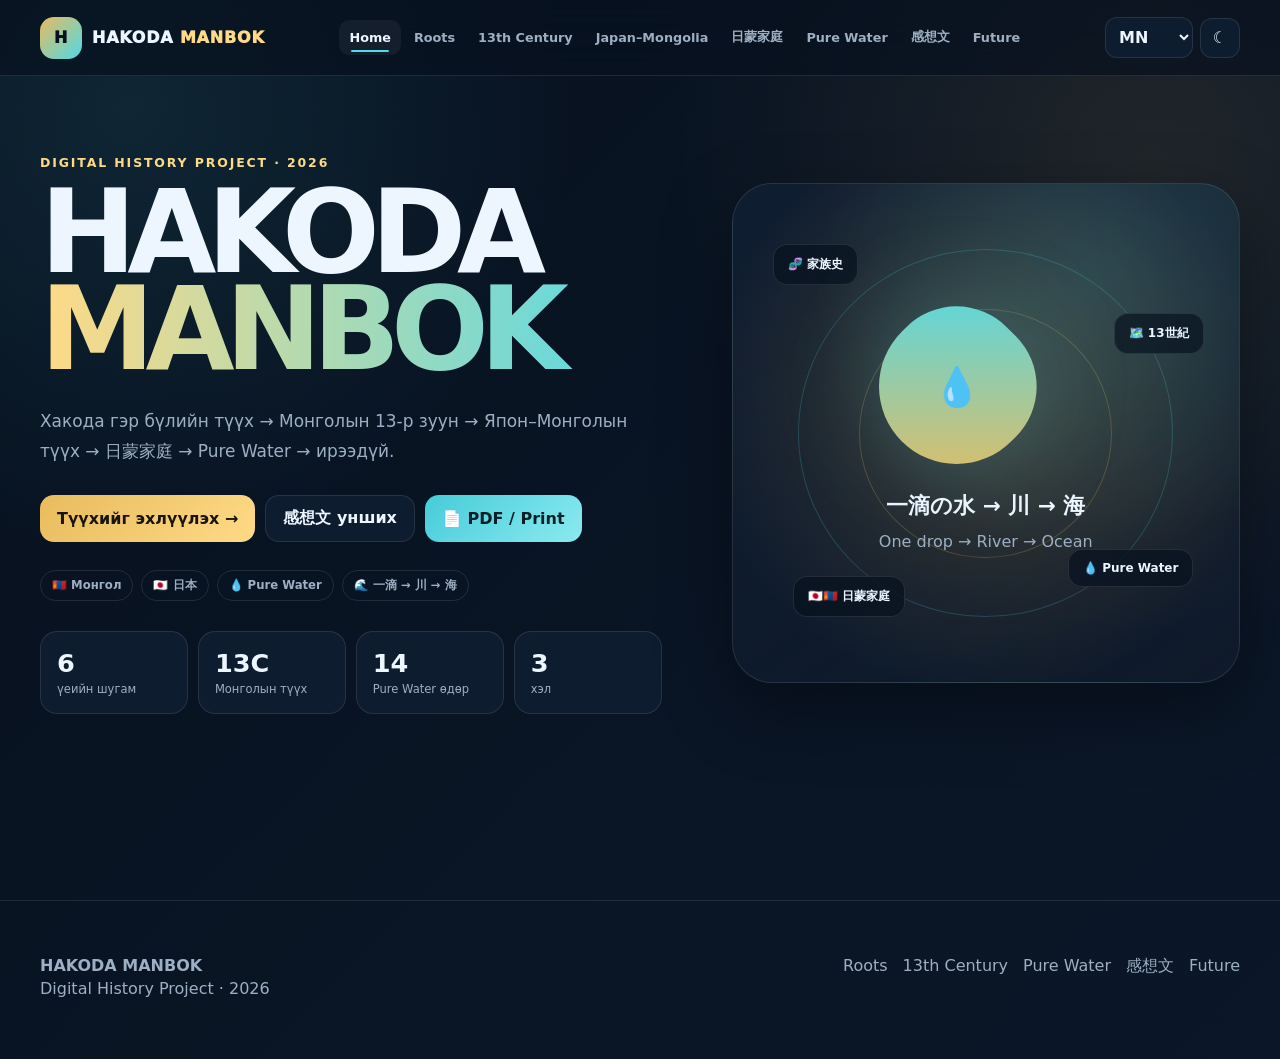
<file: index.html>
<!DOCTYPE html>
<html lang="mn">
<head>
<meta charset="UTF-8">
<meta name="viewport" content="width=device-width, initial-scale=1.0">
<meta name="description" content="HAKODA MANBOK — Digital History Project">
<title>HAKODA MANBOK | Digital History</title>
<link rel="stylesheet" href="style.css">
</head>
<body>

<header>
<div class="container nav">
<a href="index.html" class="logo">
  <span class="logo-mark">H</span>
  <span>HAKODA <span class="gold">MANBOK</span></span>
</a>
<nav class="nav-links" id="navLinks">
<a href="index.html" data-section="home" class="active">Home</a>
<a href="roots.html" data-section="roots" class="">Roots</a>
<a href="mongolia.html" data-section="mongolia" class="">13th Century</a>
<a href="japan-mongolia.html" data-section="japanmongolia" class="">Japan–Mongolia</a>
<a href="family.html" data-section="family" class="">日蒙家庭</a>
<a href="purewater.html" data-section="purewater" class="">Pure Water</a>
<a href="essay.html" data-section="essay" class="">感想文</a>
<a href="future.html" data-section="future" class="">Future</a>
</nav>
<div class="nav-actions">
<select id="languageSelect" class="lang-select">
  <option value="mn">MN</option>
  <option value="ja">日本語</option>
  <option value="en">EN</option>
</select>
<button class="icon-btn" id="themeButton">☾</button>
<button class="icon-btn menu-btn" id="menuButton">☰</button>
</div>
</div>
</header>

<main>
<section class="hero section" id="home">

<div class="container hero-grid">

<div class="reveal">

<div class="eyebrow">
DIGITAL HISTORY PROJECT · 2026
</div>

<h1>
<span>HAKODA</span>
<span class="gradient-text">MANBOK</span>
</h1>

<p class="lead" id="heroText">
Хакода гэр бүлийн түүх → Монголын 13-р зуун →
Япон–Монголын түүх → 日蒙家庭 →
Pure Water → ирээдүй.
</p>

<div class="hero-buttons">

<a href="#roots" class="btn btn-primary">
Түүхийг эхлүүлэх →
</a>

<a href="#essay" class="btn">
感想文 унших
</a>

<button class="btn btn-cyan" id="printButton">
📄 PDF / Print
</button>

</div>

<div class="hero-tags">

<span class="pill">🇲🇳 Монгол</span>
<span class="pill">🇯🇵 日本</span>
<span class="pill">💧 Pure Water</span>
<span class="pill">🌊 一滴 → 川 → 海</span>

</div>

<div class="stats">

<div class="stat">
<strong>6</strong>
<span>үеийн шугам</span>
</div>

<div class="stat">
<strong>13C</strong>
<span>Монголын түүх</span>
</div>

<div class="stat">
<strong>14</strong>
<span>Pure Water өдөр</span>
</div>

<div class="stat">
<strong>3</strong>
<span>хэл</span>
</div>

</div>

</div>


<div class="hero-visual reveal">

<div class="orbit"></div>
<div class="orbit orbit2"></div>

<div class="float f1">🧬 家族史</div>
<div class="float f2">🗺️ 13世紀</div>
<div class="float f3">🇯🇵🇲🇳 日蒙家庭</div>
<div class="float f4">💧 Pure Water</div>

<div class="hero-center">

<div>

<div class="water-drop">
<span>💧</span>
</div>

<h3 style="margin-top:30px">
一滴の水 → 川 → 海
</h3>

<p class="muted">
One drop → River → Ocean
</p>

</div>

</div>

</div>

</div>

</section>
</main>

<footer>
<div class="container footer">
<div>
<strong>HAKODA MANBOK</strong>
<p>Digital History Project · <span id="currentYear"></span></p>
</div>
<div class="footer-links">
<a href="roots.html">Roots</a>
<a href="mongolia.html">13th Century</a>
<a href="purewater.html">Pure Water</a>
<a href="essay.html">感想文</a>
<a href="future.html">Future</a>
</div>
</div>
</footer>


<div class="modal-overlay" id="modal">
  <div class="modal">
    <div class="modal-header">
      <div>
        <div class="eyebrow" id="modalEyebrow">DETAIL</div>
        <h3 id="modalTitle"></h3>
      </div>
      <button class="modal-close" id="modalClose">✕</button>
    </div>
    <div class="modal-body" id="modalBody"></div>
  </div>
</div>
<button id="backTop">↑</button>
<div id="toast"></div>

<script src="main.js"></script>
</body>
</html>
</file>
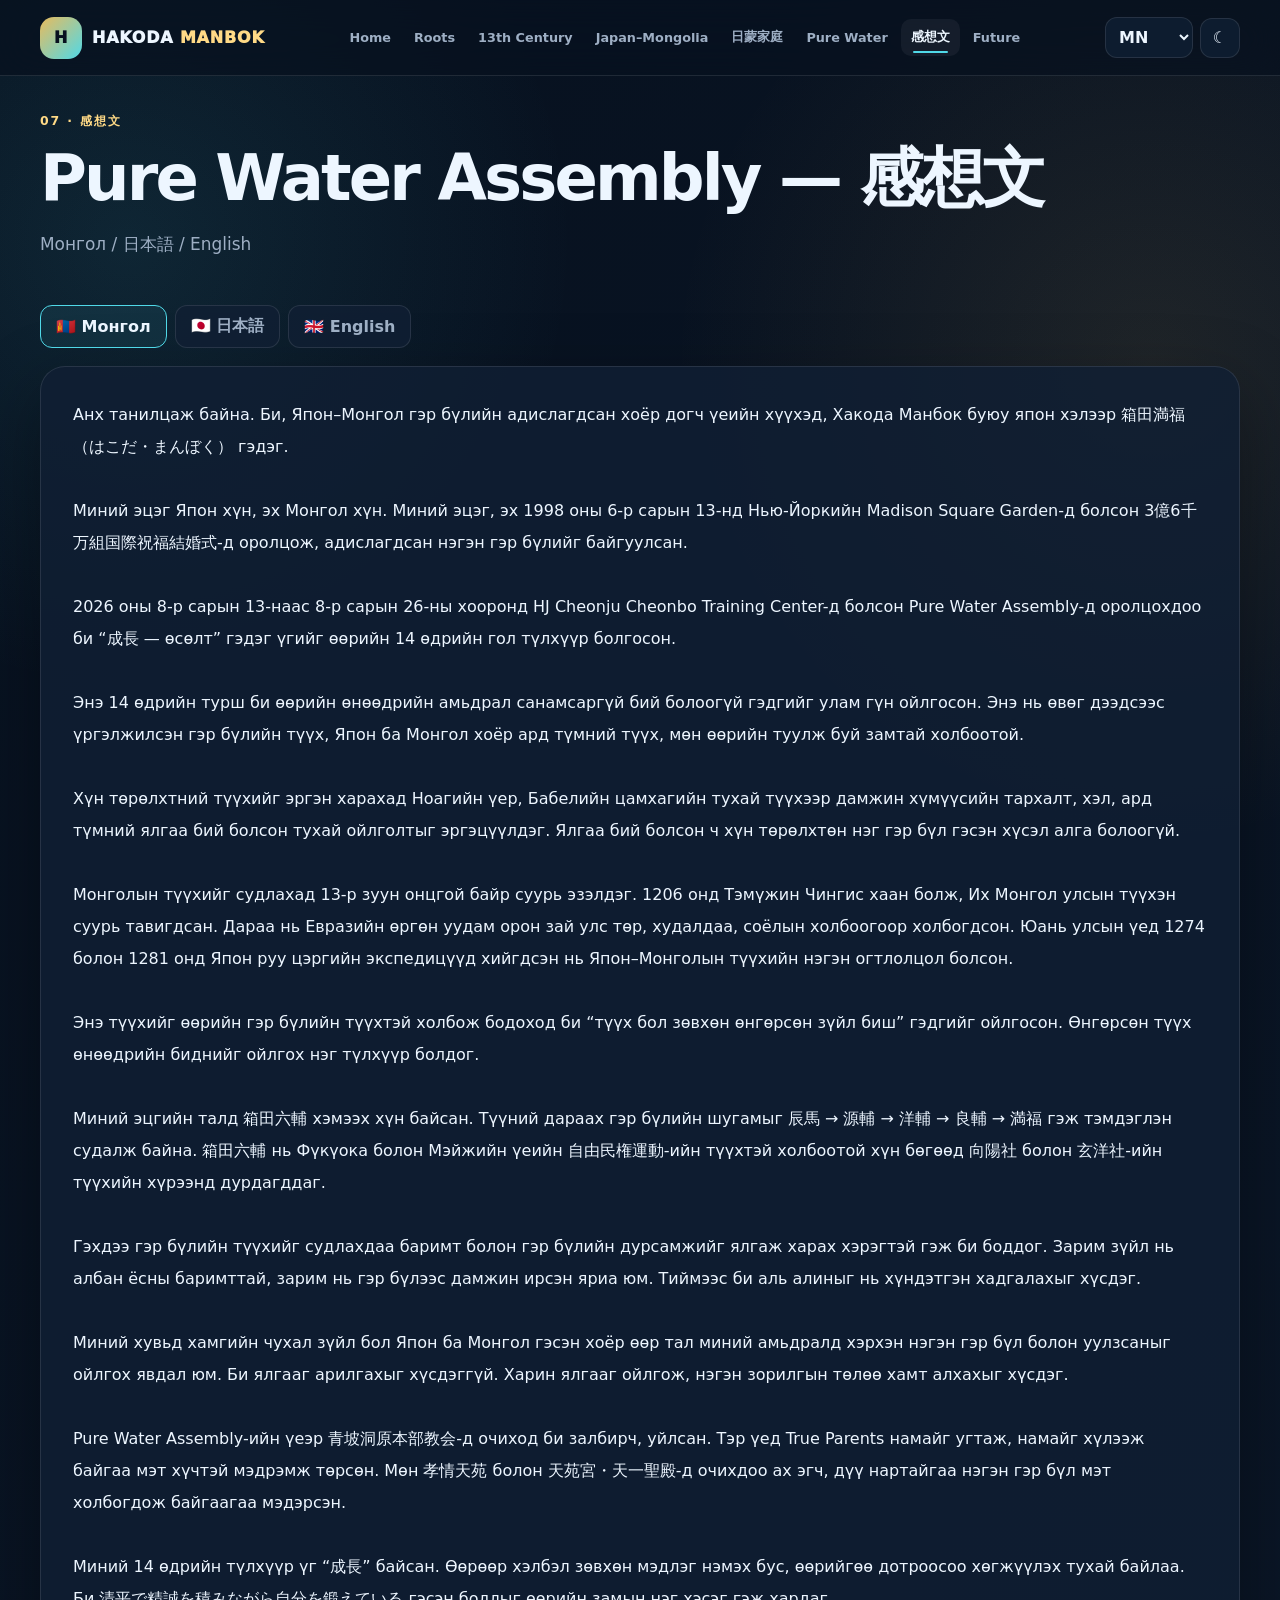
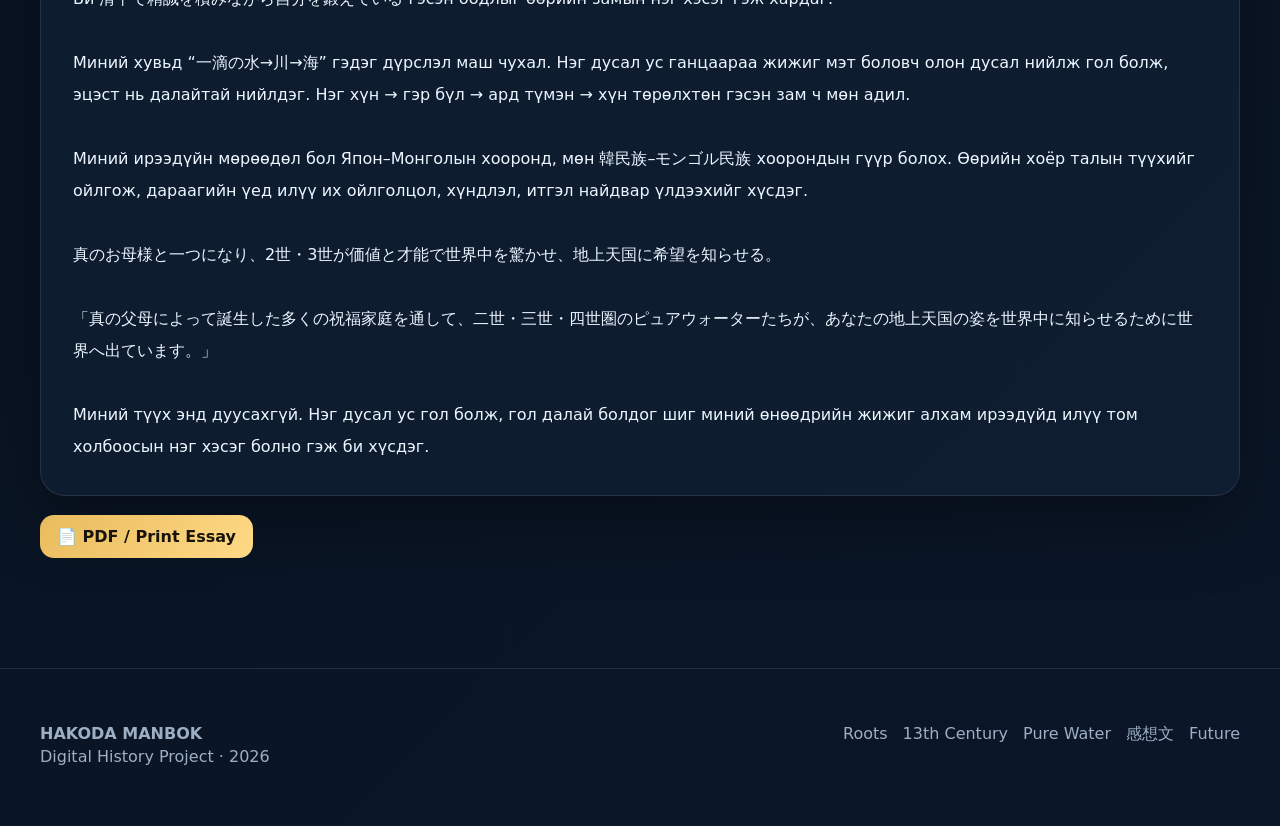
<file: essay.html>
<!DOCTYPE html>
<html lang="mn">
<head>
<meta charset="UTF-8">
<meta name="viewport" content="width=device-width, initial-scale=1.0">
<meta name="description" content="HAKODA MANBOK — Digital History Project">
<title>感想文 | HAKODA MANBOK</title>
<link rel="stylesheet" href="style.css">
</head>
<body>

<header>
<div class="container nav">
<a href="index.html" class="logo">
  <span class="logo-mark">H</span>
  <span>HAKODA <span class="gold">MANBOK</span></span>
</a>
<nav class="nav-links" id="navLinks">
<a href="index.html" data-section="home" class="">Home</a>
<a href="roots.html" data-section="roots" class="">Roots</a>
<a href="mongolia.html" data-section="mongolia" class="">13th Century</a>
<a href="japan-mongolia.html" data-section="japanmongolia" class="">Japan–Mongolia</a>
<a href="family.html" data-section="family" class="">日蒙家庭</a>
<a href="purewater.html" data-section="purewater" class="">Pure Water</a>
<a href="essay.html" data-section="essay" class="active">感想文</a>
<a href="future.html" data-section="future" class="">Future</a>
</nav>
<div class="nav-actions">
<select id="languageSelect" class="lang-select">
  <option value="mn">MN</option>
  <option value="ja">日本語</option>
  <option value="en">EN</option>
</select>
<button class="icon-btn" id="themeButton">☾</button>
<button class="icon-btn menu-btn" id="menuButton">☰</button>
</div>
</div>
</header>

<main>
<section class="section" id="essay">

<div class="container">

<div class="section-title reveal">

<div class="eyebrow">
07 · 感想文
</div>

<h2>
Pure Water Assembly — 感想文
</h2>

<p class="lead">
Монгол / 日本語 / English
</p>

</div>


<div class="essay-tabs reveal">

<button
class="essay-tab active"
data-essay="mn"
>
🇲🇳 Монгол
</button>

<button
class="essay-tab"
data-essay="ja"
>
🇯🇵 日本語
</button>

<button
class="essay-tab"
data-essay="en"
>
🇬🇧 English
</button>

</div>


<article
class="essay reveal"
id="essayContent"
>
</article>

<br>

<button
class="btn btn-primary"
id="printEssay"
>
📄 PDF / Print Essay
</button>

</div>

</section>
</main>

<footer>
<div class="container footer">
<div>
<strong>HAKODA MANBOK</strong>
<p>Digital History Project · <span id="currentYear"></span></p>
</div>
<div class="footer-links">
<a href="roots.html">Roots</a>
<a href="mongolia.html">13th Century</a>
<a href="purewater.html">Pure Water</a>
<a href="essay.html">感想文</a>
<a href="future.html">Future</a>
</div>
</div>
</footer>


<div class="modal-overlay" id="modal">
  <div class="modal">
    <div class="modal-header">
      <div>
        <div class="eyebrow" id="modalEyebrow">DETAIL</div>
        <h3 id="modalTitle"></h3>
      </div>
      <button class="modal-close" id="modalClose">✕</button>
    </div>
    <div class="modal-body" id="modalBody"></div>
  </div>
</div>
<button id="backTop">↑</button>
<div id="toast"></div>

<script src="main.js"></script>
</body>
</html>
</file>
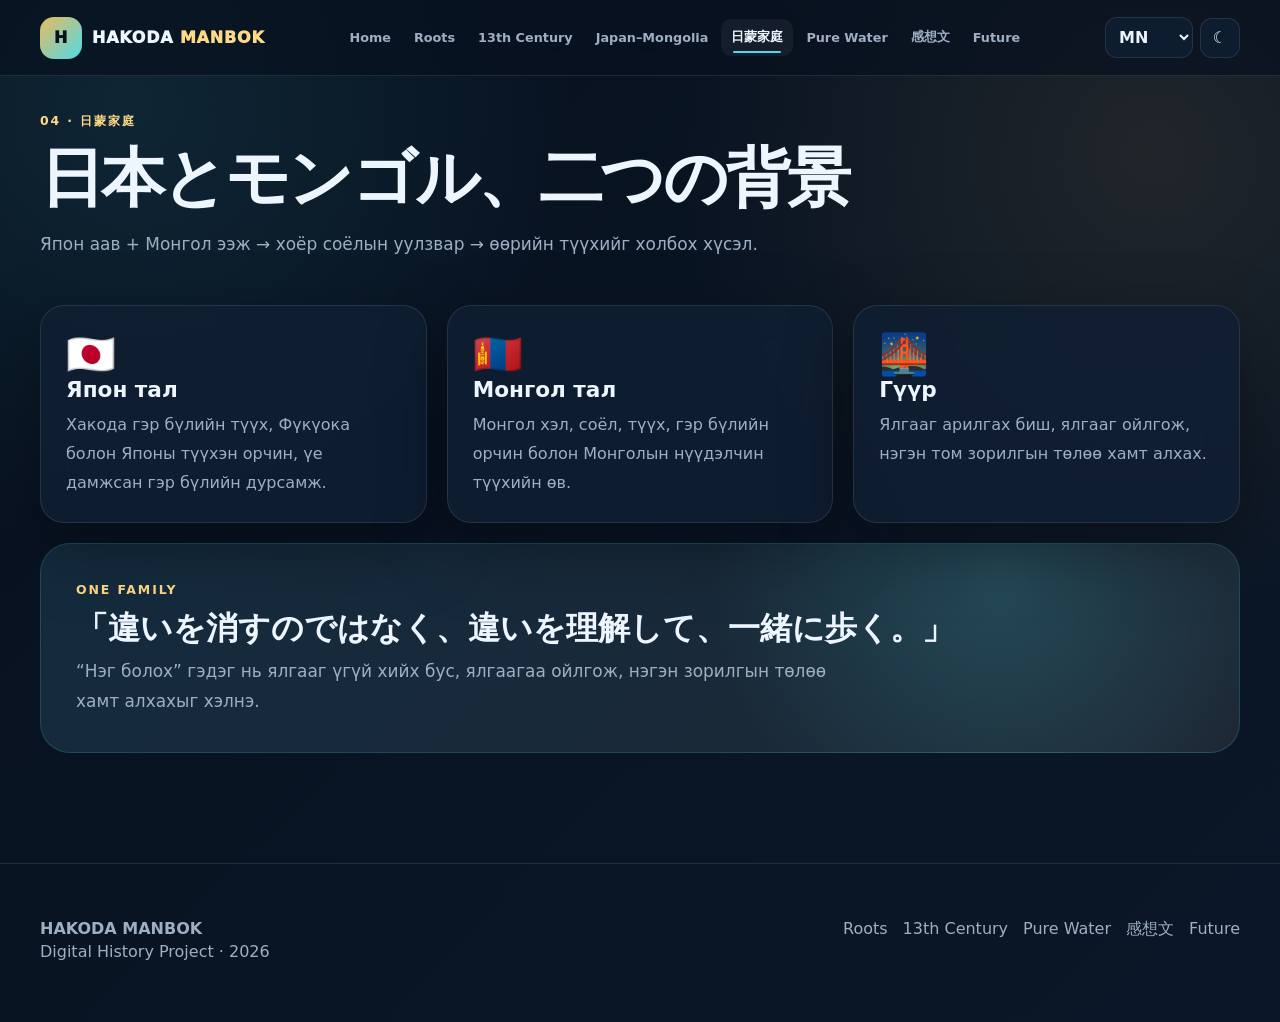
<file: family.html>
<!DOCTYPE html>
<html lang="mn">
<head>
<meta charset="UTF-8">
<meta name="viewport" content="width=device-width, initial-scale=1.0">
<meta name="description" content="HAKODA MANBOK — Digital History Project">
<title>日蒙家庭 | HAKODA MANBOK</title>
<link rel="stylesheet" href="style.css">
</head>
<body>

<header>
<div class="container nav">
<a href="index.html" class="logo">
  <span class="logo-mark">H</span>
  <span>HAKODA <span class="gold">MANBOK</span></span>
</a>
<nav class="nav-links" id="navLinks">
<a href="index.html" data-section="home" class="">Home</a>
<a href="roots.html" data-section="roots" class="">Roots</a>
<a href="mongolia.html" data-section="mongolia" class="">13th Century</a>
<a href="japan-mongolia.html" data-section="japanmongolia" class="">Japan–Mongolia</a>
<a href="family.html" data-section="family" class="active">日蒙家庭</a>
<a href="purewater.html" data-section="purewater" class="">Pure Water</a>
<a href="essay.html" data-section="essay" class="">感想文</a>
<a href="future.html" data-section="future" class="">Future</a>
</nav>
<div class="nav-actions">
<select id="languageSelect" class="lang-select">
  <option value="mn">MN</option>
  <option value="ja">日本語</option>
  <option value="en">EN</option>
</select>
<button class="icon-btn" id="themeButton">☾</button>
<button class="icon-btn menu-btn" id="menuButton">☰</button>
</div>
</div>
</header>

<main>
<section class="section" id="family">

<div class="container">

<div class="section-title reveal">

<div class="eyebrow">
04 · 日蒙家庭
</div>

<h2>
日本とモンゴル、二つの背景
</h2>

<p class="lead">
Япон аав + Монгол ээж →
хоёр соёлын уулзвар →
өөрийн түүхийг холбох хүсэл.
</p>

</div>


<div class="grid grid3 reveal">

<div class="card">

<div style="font-size:2.5rem">🇯🇵</div>

<h3>
Япон тал
</h3>

<p class="muted">
Хакода гэр бүлийн түүх,
Фүкүока болон Японы түүхэн орчин,
үе дамжсан гэр бүлийн дурсамж.
</p>

</div>


<div class="card">

<div style="font-size:2.5rem">🇲🇳</div>

<h3>
Монгол тал
</h3>

<p class="muted">
Монгол хэл, соёл, түүх,
гэр бүлийн орчин болон
Монголын нүүдэлчин түүхийн өв.
</p>

</div>


<div class="card">

<div style="font-size:2.5rem">🌉</div>

<h3>
Гүүр
</h3>

<p class="muted">
Ялгааг арилгах биш,
ялгааг ойлгож,
нэгэн том зорилгын төлөө
хамт алхах.
</p>

</div>

</div>


<div class="pw-box reveal" style="margin-top:20px">

<div class="eyebrow">
ONE FAMILY
</div>

<h3 style="font-size:2rem">
「違いを消すのではなく、違いを理解して、一緒に歩く。」
</h3>

<p class="lead">
“Нэг болох” гэдэг нь ялгааг үгүй хийх бус,
ялгаагаа ойлгож, нэгэн зорилгын төлөө
хамт алхахыг хэлнэ.
</p>

</div>

</div>

</section>
</main>

<footer>
<div class="container footer">
<div>
<strong>HAKODA MANBOK</strong>
<p>Digital History Project · <span id="currentYear"></span></p>
</div>
<div class="footer-links">
<a href="roots.html">Roots</a>
<a href="mongolia.html">13th Century</a>
<a href="purewater.html">Pure Water</a>
<a href="essay.html">感想文</a>
<a href="future.html">Future</a>
</div>
</div>
</footer>


<div class="modal-overlay" id="modal">
  <div class="modal">
    <div class="modal-header">
      <div>
        <div class="eyebrow" id="modalEyebrow">DETAIL</div>
        <h3 id="modalTitle"></h3>
      </div>
      <button class="modal-close" id="modalClose">✕</button>
    </div>
    <div class="modal-body" id="modalBody"></div>
  </div>
</div>
<button id="backTop">↑</button>
<div id="toast"></div>

<script src="main.js"></script>
</body>
</html>
</file>
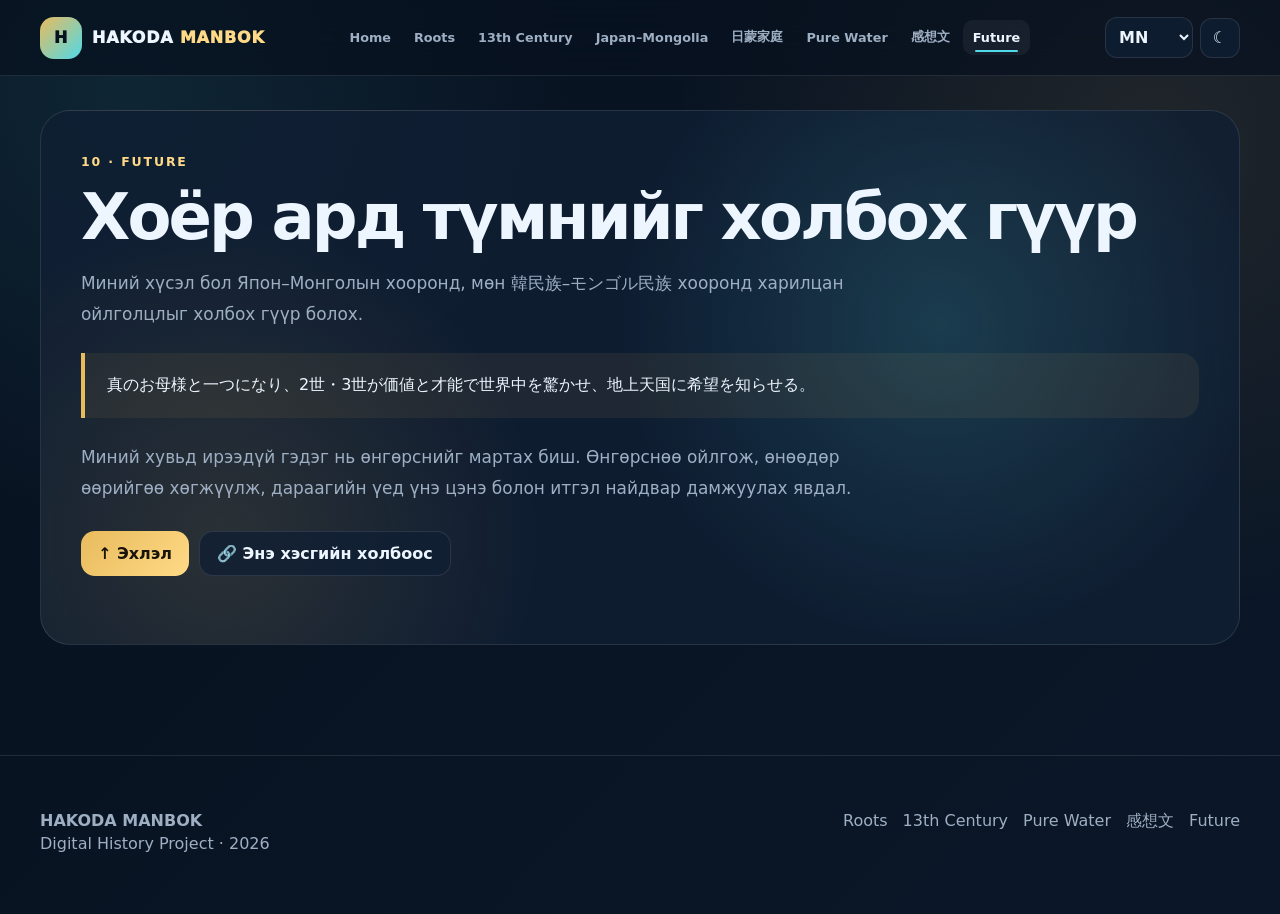
<file: future.html>
<!DOCTYPE html>
<html lang="mn">
<head>
<meta charset="UTF-8">
<meta name="viewport" content="width=device-width, initial-scale=1.0">
<meta name="description" content="HAKODA MANBOK — Digital History Project">
<title>Future | HAKODA MANBOK</title>
<link rel="stylesheet" href="style.css">
</head>
<body>

<header>
<div class="container nav">
<a href="index.html" class="logo">
  <span class="logo-mark">H</span>
  <span>HAKODA <span class="gold">MANBOK</span></span>
</a>
<nav class="nav-links" id="navLinks">
<a href="index.html" data-section="home" class="">Home</a>
<a href="roots.html" data-section="roots" class="">Roots</a>
<a href="mongolia.html" data-section="mongolia" class="">13th Century</a>
<a href="japan-mongolia.html" data-section="japanmongolia" class="">Japan–Mongolia</a>
<a href="family.html" data-section="family" class="">日蒙家庭</a>
<a href="purewater.html" data-section="purewater" class="">Pure Water</a>
<a href="essay.html" data-section="essay" class="">感想文</a>
<a href="future.html" data-section="future" class="active">Future</a>
</nav>
<div class="nav-actions">
<select id="languageSelect" class="lang-select">
  <option value="mn">MN</option>
  <option value="ja">日本語</option>
  <option value="en">EN</option>
</select>
<button class="icon-btn" id="themeButton">☾</button>
<button class="icon-btn menu-btn" id="menuButton">☰</button>
</div>
</div>
</header>

<main>
<section class="section" id="future">

<div class="container">

<div class="future reveal">

<div class="eyebrow">
10 · FUTURE
</div>

<h2>
Хоёр ард түмнийг холбох гүүр
</h2>

<p class="lead">
Миний хүсэл бол Япон–Монголын хооронд,
мөн 韓民族–モンゴル民族 хооронд
харилцан ойлголцлыг холбох гүүр болох.
</p>


<div class="quote">

真のお母様と一つになり、2世・3世が価値と才能で世界中を驚かせ、地上天国に希望を知らせる。

</div>


<p class="lead">

Миний хувьд ирээдүй гэдэг нь өнгөрснийг
мартах биш. Өнгөрснөө ойлгож,
өнөөдөр өөрийгөө хөгжүүлж,
дараагийн үед үнэ цэнэ болон
итгэл найдвар дамжуулах явдал.

</p>


<div class="hero-buttons">

<a
href="#home"
class="btn btn-primary"
>
↑ Эхлэл
</a>

<button
class="btn"
id="copyLink"
>
🔗 Энэ хэсгийн холбоос
</button>

</div>

</div>

</div>

</section>
</main>

<footer>
<div class="container footer">
<div>
<strong>HAKODA MANBOK</strong>
<p>Digital History Project · <span id="currentYear"></span></p>
</div>
<div class="footer-links">
<a href="roots.html">Roots</a>
<a href="mongolia.html">13th Century</a>
<a href="purewater.html">Pure Water</a>
<a href="essay.html">感想文</a>
<a href="future.html">Future</a>
</div>
</div>
</footer>


<div class="modal-overlay" id="modal">
  <div class="modal">
    <div class="modal-header">
      <div>
        <div class="eyebrow" id="modalEyebrow">DETAIL</div>
        <h3 id="modalTitle"></h3>
      </div>
      <button class="modal-close" id="modalClose">✕</button>
    </div>
    <div class="modal-body" id="modalBody"></div>
  </div>
</div>
<button id="backTop">↑</button>
<div id="toast"></div>

<script src="main.js"></script>
</body>
</html>
</file>
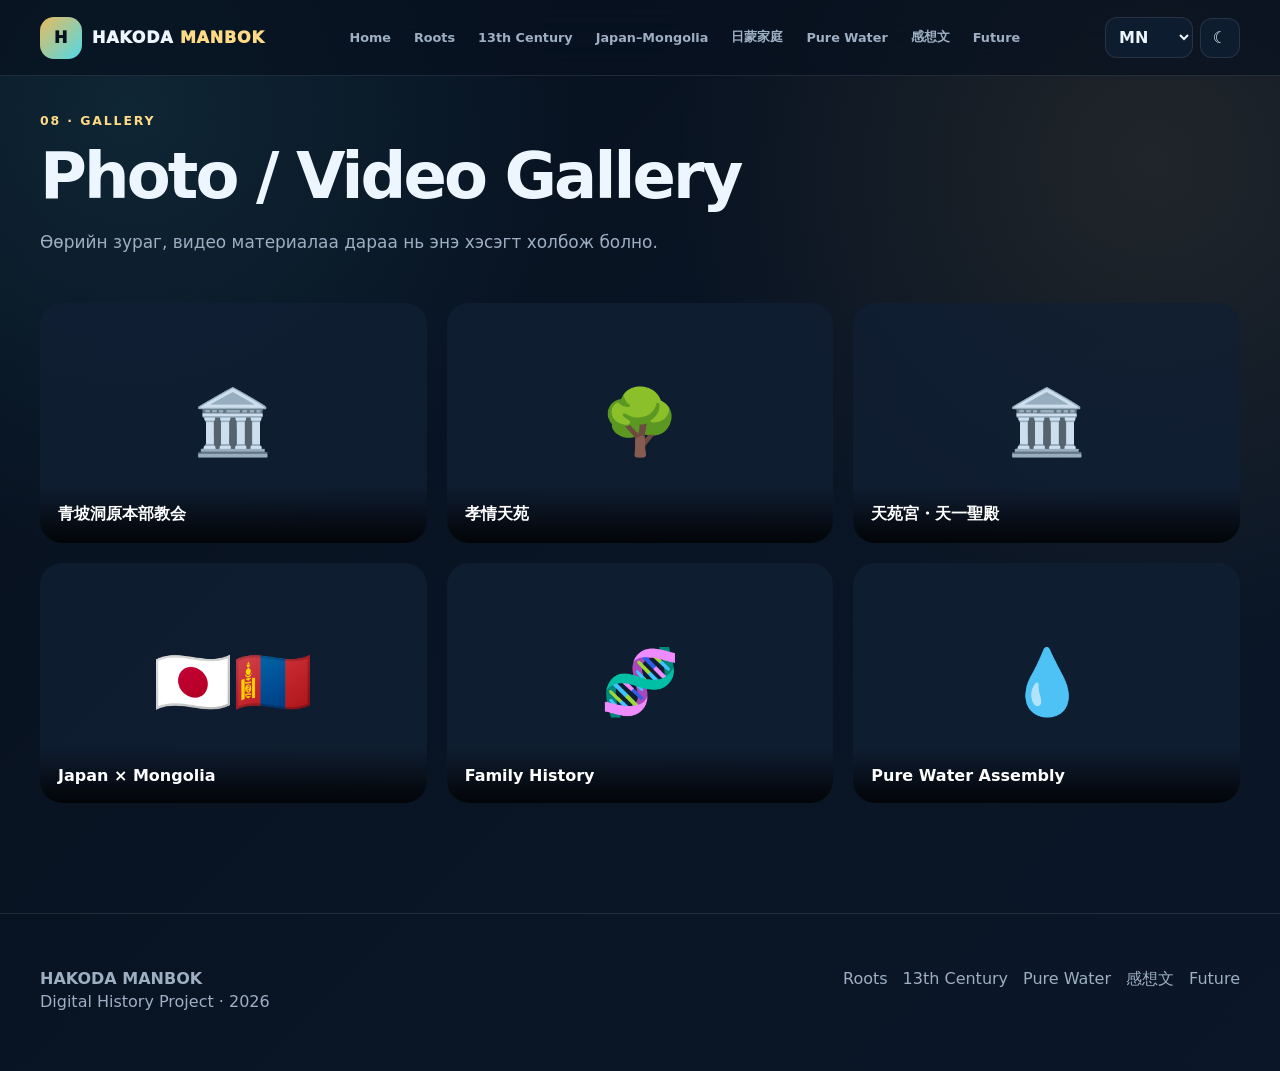
<file: gallery.html>
<!DOCTYPE html>
<html lang="mn">
<head>
<meta charset="UTF-8">
<meta name="viewport" content="width=device-width, initial-scale=1.0">
<meta name="description" content="HAKODA MANBOK — Digital History Project">
<title>Gallery | HAKODA MANBOK</title>
<link rel="stylesheet" href="style.css">
</head>
<body>

<header>
<div class="container nav">
<a href="index.html" class="logo">
  <span class="logo-mark">H</span>
  <span>HAKODA <span class="gold">MANBOK</span></span>
</a>
<nav class="nav-links" id="navLinks">
<a href="index.html" data-section="home" class="">Home</a>
<a href="roots.html" data-section="roots" class="">Roots</a>
<a href="mongolia.html" data-section="mongolia" class="">13th Century</a>
<a href="japan-mongolia.html" data-section="japanmongolia" class="">Japan–Mongolia</a>
<a href="family.html" data-section="family" class="">日蒙家庭</a>
<a href="purewater.html" data-section="purewater" class="">Pure Water</a>
<a href="essay.html" data-section="essay" class="">感想文</a>
<a href="future.html" data-section="future" class="">Future</a>
</nav>
<div class="nav-actions">
<select id="languageSelect" class="lang-select">
  <option value="mn">MN</option>
  <option value="ja">日本語</option>
  <option value="en">EN</option>
</select>
<button class="icon-btn" id="themeButton">☾</button>
<button class="icon-btn menu-btn" id="menuButton">☰</button>
</div>
</div>
</header>

<main>
<section class="section" id="gallery">

<div class="container">

<div class="section-title reveal">

<div class="eyebrow">
08 · GALLERY
</div>

<h2>
Photo / Video Gallery
</h2>

<p class="lead">
Өөрийн зураг, видео материалаа дараа нь
энэ хэсэгт холбож болно.
</p>

</div>


<div class="gallery reveal">


<div
class="gallery-item"
data-gallery="青坡洞原本部教会"
>

<div class="gallery-icon">
🏛️
</div>

<div class="gallery-caption">
青坡洞原本部教会
</div>

</div>


<div
class="gallery-item"
data-gallery="孝情天苑"
>

<div class="gallery-icon">
🌳
</div>

<div class="gallery-caption">
孝情天苑
</div>

</div>


<div
class="gallery-item"
data-gallery="天苑宮・天一聖殿"
>

<div class="gallery-icon">
🏛️
</div>

<div class="gallery-caption">
天苑宮・天一聖殿
</div>

</div>


<div
class="gallery-item"
data-gallery="Japan Mongolia"
>

<div class="gallery-icon">
🇯🇵🇲🇳
</div>

<div class="gallery-caption">
Japan × Mongolia
</div>

</div>


<div
class="gallery-item"
data-gallery="Family History"
>

<div class="gallery-icon">
🧬
</div>

<div class="gallery-caption">
Family History
</div>

</div>


<div
class="gallery-item"
data-gallery="Pure Water"
>

<div class="gallery-icon">
💧
</div>

<div class="gallery-caption">
Pure Water Assembly
</div>

</div>

</div>

</div>

</section>
</main>

<footer>
<div class="container footer">
<div>
<strong>HAKODA MANBOK</strong>
<p>Digital History Project · <span id="currentYear"></span></p>
</div>
<div class="footer-links">
<a href="roots.html">Roots</a>
<a href="mongolia.html">13th Century</a>
<a href="purewater.html">Pure Water</a>
<a href="essay.html">感想文</a>
<a href="future.html">Future</a>
</div>
</div>
</footer>


<div class="modal-overlay" id="modal">
  <div class="modal">
    <div class="modal-header">
      <div>
        <div class="eyebrow" id="modalEyebrow">DETAIL</div>
        <h3 id="modalTitle"></h3>
      </div>
      <button class="modal-close" id="modalClose">✕</button>
    </div>
    <div class="modal-body" id="modalBody"></div>
  </div>
</div>
<button id="backTop">↑</button>
<div id="toast"></div>

<script src="main.js"></script>
</body>
</html>
</file>
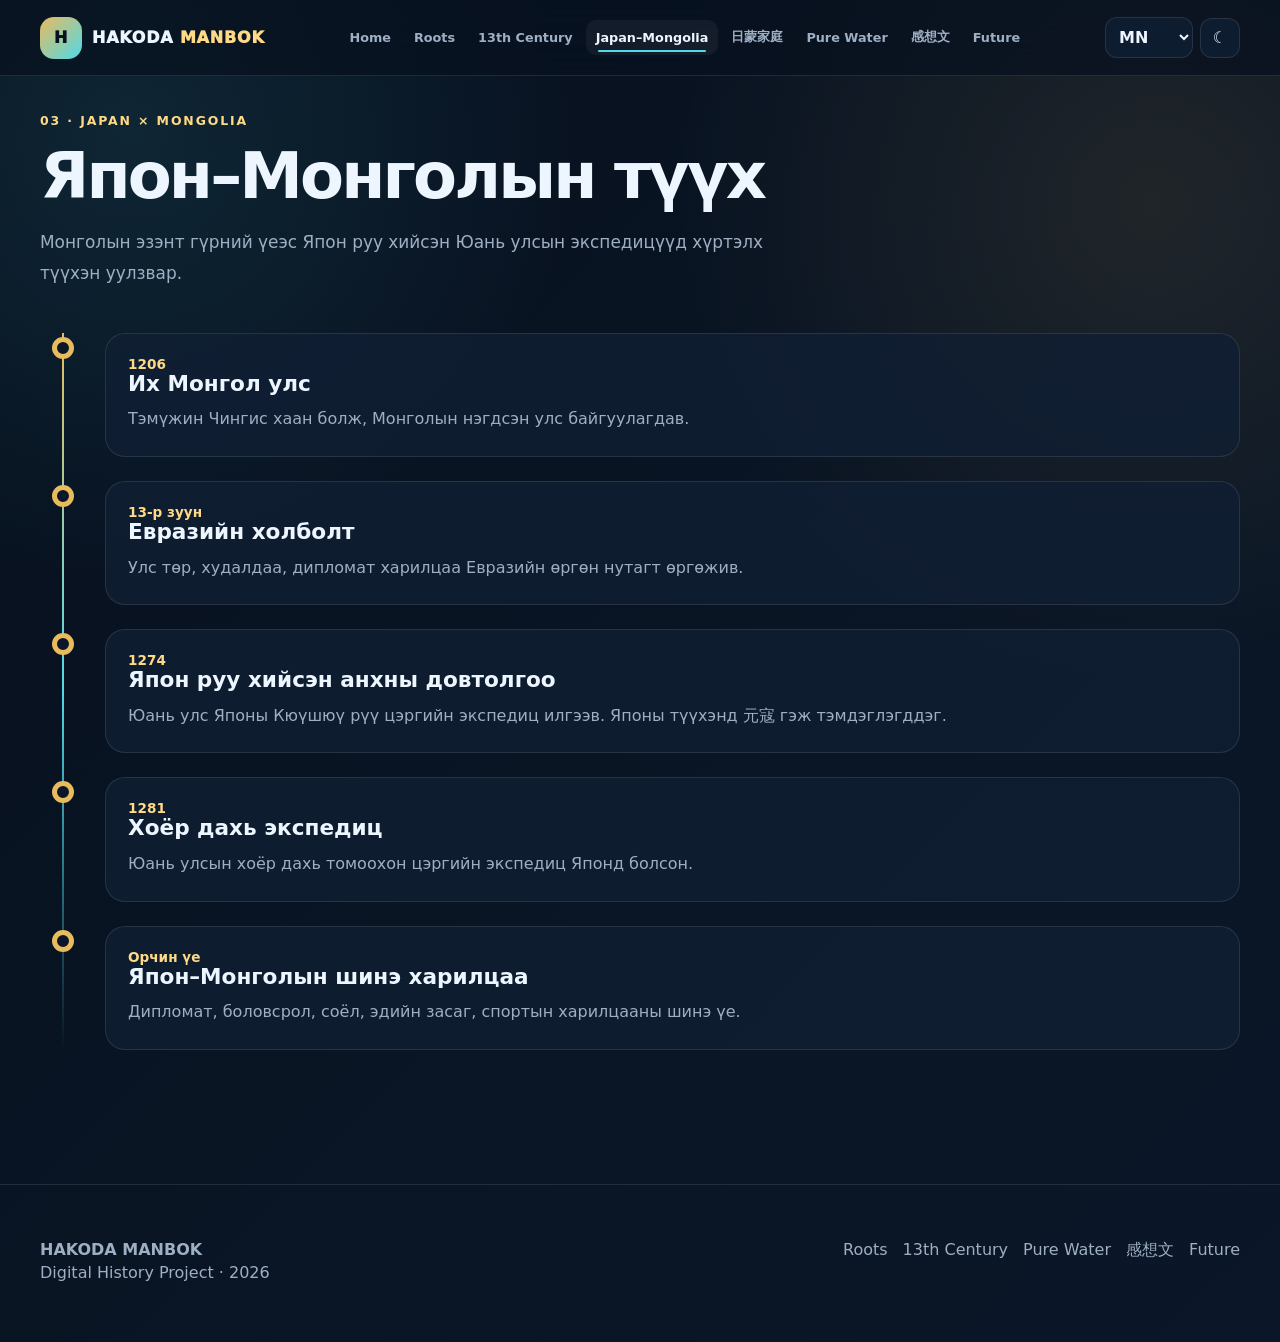
<file: japan-mongolia.html>
<!DOCTYPE html>
<html lang="mn">
<head>
<meta charset="UTF-8">
<meta name="viewport" content="width=device-width, initial-scale=1.0">
<meta name="description" content="HAKODA MANBOK — Digital History Project">
<title>Japan–Mongolia | HAKODA MANBOK</title>
<link rel="stylesheet" href="style.css">
</head>
<body>

<header>
<div class="container nav">
<a href="index.html" class="logo">
  <span class="logo-mark">H</span>
  <span>HAKODA <span class="gold">MANBOK</span></span>
</a>
<nav class="nav-links" id="navLinks">
<a href="index.html" data-section="home" class="">Home</a>
<a href="roots.html" data-section="roots" class="">Roots</a>
<a href="mongolia.html" data-section="mongolia" class="">13th Century</a>
<a href="japan-mongolia.html" data-section="japanmongolia" class="active">Japan–Mongolia</a>
<a href="family.html" data-section="family" class="">日蒙家庭</a>
<a href="purewater.html" data-section="purewater" class="">Pure Water</a>
<a href="essay.html" data-section="essay" class="">感想文</a>
<a href="future.html" data-section="future" class="">Future</a>
</nav>
<div class="nav-actions">
<select id="languageSelect" class="lang-select">
  <option value="mn">MN</option>
  <option value="ja">日本語</option>
  <option value="en">EN</option>
</select>
<button class="icon-btn" id="themeButton">☾</button>
<button class="icon-btn menu-btn" id="menuButton">☰</button>
</div>
</div>
</header>

<main>
<section class="section" id="japanmongolia">

<div class="container">

<div class="section-title reveal">

<div class="eyebrow">
03 · JAPAN × MONGOLIA
</div>

<h2>
Япон–Монголын түүх
</h2>

<p class="lead">
Монголын эзэнт гүрний үеэс Япон руу хийсэн
Юань улсын экспедицүүд хүртэлх түүхэн уулзвар.
</p>

</div>


<div class="timeline reveal">

<div class="timeline-item">

<div class="timeline-dot"></div>

<div class="timeline-card">

<div class="timeline-year">
1206
</div>

<h3>
Их Монгол улс
</h3>

<p class="muted">
Тэмүжин Чингис хаан болж,
Монголын нэгдсэн улс байгуулагдав.
</p>

</div>

</div>


<div class="timeline-item">

<div class="timeline-dot"></div>

<div class="timeline-card">

<div class="timeline-year">
13-р зуун
</div>

<h3>
Евразийн холболт
</h3>

<p class="muted">
Улс төр, худалдаа, дипломат харилцаа
Евразийн өргөн нутагт өргөжив.
</p>

</div>

</div>


<div class="timeline-item">

<div class="timeline-dot"></div>

<div class="timeline-card">

<div class="timeline-year">
1274
</div>

<h3>
Япон руу хийсэн анхны довтолгоо
</h3>

<p class="muted">
Юань улс Японы Кюүшюү рүү
цэргийн экспедиц илгээв.
Японы түүхэнд 元寇 гэж тэмдэглэгддэг.
</p>

</div>

</div>


<div class="timeline-item">

<div class="timeline-dot"></div>

<div class="timeline-card">

<div class="timeline-year">
1281
</div>

<h3>
Хоёр дахь экспедиц
</h3>

<p class="muted">
Юань улсын хоёр дахь томоохон
цэргийн экспедиц Японд болсон.
</p>

</div>

</div>


<div class="timeline-item">

<div class="timeline-dot"></div>

<div class="timeline-card">

<div class="timeline-year">
Орчин үе
</div>

<h3>
Япон–Монголын шинэ харилцаа
</h3>

<p class="muted">
Дипломат, боловсрол, соёл, эдийн засаг,
спортын харилцааны шинэ үе.
</p>

</div>

</div>

</div>

</div>

</section>
</main>

<footer>
<div class="container footer">
<div>
<strong>HAKODA MANBOK</strong>
<p>Digital History Project · <span id="currentYear"></span></p>
</div>
<div class="footer-links">
<a href="roots.html">Roots</a>
<a href="mongolia.html">13th Century</a>
<a href="purewater.html">Pure Water</a>
<a href="essay.html">感想文</a>
<a href="future.html">Future</a>
</div>
</div>
</footer>


<div class="modal-overlay" id="modal">
  <div class="modal">
    <div class="modal-header">
      <div>
        <div class="eyebrow" id="modalEyebrow">DETAIL</div>
        <h3 id="modalTitle"></h3>
      </div>
      <button class="modal-close" id="modalClose">✕</button>
    </div>
    <div class="modal-body" id="modalBody"></div>
  </div>
</div>
<button id="backTop">↑</button>
<div id="toast"></div>

<script src="main.js"></script>
</body>
</html>
</file>
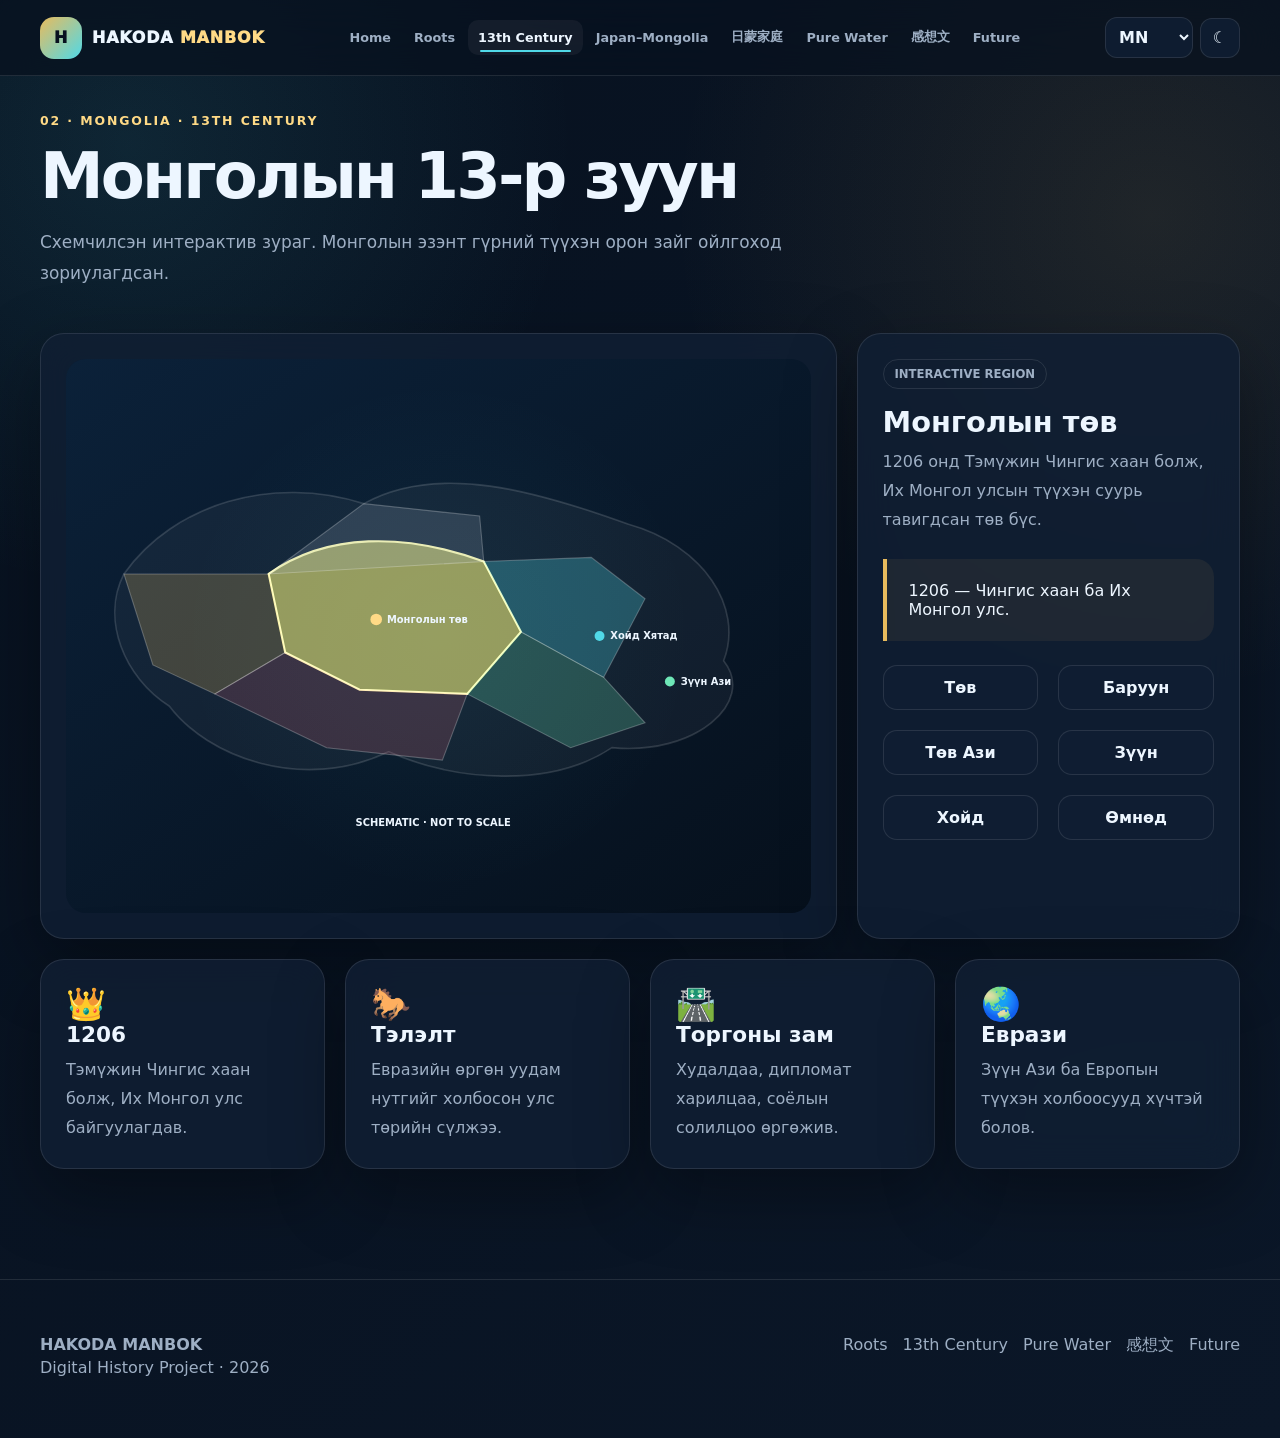
<file: mongolia.html>
<!DOCTYPE html>
<html lang="mn">
<head>
<meta charset="UTF-8">
<meta name="viewport" content="width=device-width, initial-scale=1.0">
<meta name="description" content="HAKODA MANBOK — Digital History Project">
<title>13th Century Mongolia | HAKODA MANBOK</title>
<link rel="stylesheet" href="style.css">
</head>
<body>

<header>
<div class="container nav">
<a href="index.html" class="logo">
  <span class="logo-mark">H</span>
  <span>HAKODA <span class="gold">MANBOK</span></span>
</a>
<nav class="nav-links" id="navLinks">
<a href="index.html" data-section="home" class="">Home</a>
<a href="roots.html" data-section="roots" class="">Roots</a>
<a href="mongolia.html" data-section="mongolia" class="active">13th Century</a>
<a href="japan-mongolia.html" data-section="japanmongolia" class="">Japan–Mongolia</a>
<a href="family.html" data-section="family" class="">日蒙家庭</a>
<a href="purewater.html" data-section="purewater" class="">Pure Water</a>
<a href="essay.html" data-section="essay" class="">感想文</a>
<a href="future.html" data-section="future" class="">Future</a>
</nav>
<div class="nav-actions">
<select id="languageSelect" class="lang-select">
  <option value="mn">MN</option>
  <option value="ja">日本語</option>
  <option value="en">EN</option>
</select>
<button class="icon-btn" id="themeButton">☾</button>
<button class="icon-btn menu-btn" id="menuButton">☰</button>
</div>
</div>
</header>

<main>
<section class="section" id="mongolia">

<div class="container">

<div class="section-title reveal">

<div class="eyebrow">
02 · MONGOLIA · 13TH CENTURY
</div>

<h2>
Монголын 13-р зуун
</h2>

<p class="lead">
Схемчилсэн интерактив зураг. Монголын эзэнт гүрний
түүхэн орон зайг ойлгоход зориулагдсан.
</p>

</div>


<div class="map-layout reveal">

<div class="card map-card">

<svg
class="map-svg"
viewBox="0 0 900 560"
>

<!-- Eurasia -->

<path
d="
M70 205
C130 120 250 85 360 120
C450 70 570 105 680 145
C770 170 820 245 795 310
C835 360 760 425 660 415
C585 465 470 455 390 420
C285 470 170 425 125 365
C70 330 42 260 70 205Z"
fill="rgba(255,255,255,.04)"
stroke="rgba(255,255,255,.14)"
stroke-width="2"
/>


<!-- CENTRAL -->

<path
id="region-core"
class="region selected"
data-region="core"
d="
M245 205
C315 155 410 155 505 190
L550 275
L485 350
L355 345
L265 300Z"
fill="rgba(232,187,93,.55)"
/>


<!-- WEST -->

<path
id="region-west"
class="region"
data-region="west"
d="
M70 205
L245 205
L265 300
L180 350
L105 315Z"
fill="rgba(232,187,93,.22)"
/>


<!-- CENTRAL ASIA -->

<path
id="region-central"
class="region"
data-region="central"
d="
M505 190
L635 185
L700 235
L650 330
L550 275Z"
fill="rgba(80,217,232,.28)"
/>


<!-- EAST -->

<path
id="region-east"
class="region"
data-region="east"
d="
M550 275
L650 330
L700 385
L610 415
L485 350Z"
fill="rgba(110,231,183,.23)"
/>


<!-- NORTH -->

<path
id="region-north"
class="region"
data-region="north"
d="
M245 205
L360 120
L500 135
L505 190Z"
fill="rgba(148,163,184,.20)"
/>


<!-- SOUTH -->

<path
id="region-south"
class="region"
data-region="south"
d="
M265 300
L355 345
L485 350
L455 430
L315 415
L180 350Z"
fill="rgba(251,113,133,.16)"
/>


<circle
cx="375"
cy="260"
r="7"
fill="#ffda86"
/>

<text
x="388"
y="264"
class="map-label"
>
Монголын төв
</text>


<circle
cx="645"
cy="280"
r="6"
fill="#50d9e8"
/>

<text
x="658"
y="284"
class="map-label"
>
Хойд Хятад
</text>


<circle
cx="730"
cy="335"
r="6"
fill="#6ee7b7"
/>

<text
x="743"
y="339"
class="map-label"
>
Зүүн Ази
</text>


<text
x="350"
y="510"
class="map-label"
>
SCHEMATIC · NOT TO SCALE
</text>

</svg>

</div>


<div class="card">

<span class="pill">
INTERACTIVE REGION
</span>

<h3
id="mapTitle"
style="font-size:1.8rem;margin-top:18px"
>
Монголын төв
</h3>

<p
id="mapDescription"
class="muted"
>
1206 онд Тэмүжин Чингис хаан болж,
Их Монгол улсын түүхэн суурь тавигдсан.
</p>

<div class="quote" id="mapFact">
1206 — Чингис хаан ба Их Монгол улс.
</div>


<div class="grid" style="grid-template-columns:1fr 1fr">

<button class="btn" data-map="core">
Төв
</button>

<button class="btn" data-map="west">
Баруун
</button>

<button class="btn" data-map="central">
Төв Ази
</button>

<button class="btn" data-map="east">
Зүүн
</button>

<button class="btn" data-map="north">
Хойд
</button>

<button class="btn" data-map="south">
Өмнөд
</button>

</div>

</div>

</div>


<div class="grid grid4 reveal" style="margin-top:20px">

<div class="card">

<div style="font-size:2rem">👑</div>

<h3>1206</h3>

<p class="muted">
Тэмүжин Чингис хаан болж,
Их Монгол улс байгуулагдав.
</p>

</div>


<div class="card">

<div style="font-size:2rem">🐎</div>

<h3>Тэлэлт</h3>

<p class="muted">
Евразийн өргөн уудам нутгийг
холбосон улс төрийн сүлжээ.
</p>

</div>


<div class="card">

<div style="font-size:2rem">🛣️</div>

<h3>Торгоны зам</h3>

<p class="muted">
Худалдаа, дипломат харилцаа,
соёлын солилцоо өргөжив.
</p>

</div>


<div class="card">

<div style="font-size:2rem">🌏</div>

<h3>Еврази</h3>

<p class="muted">
Зүүн Ази ба Европын түүхэн
холбоосууд хүчтэй болов.
</p>

</div>

</div>

</div>

</section>
</main>

<footer>
<div class="container footer">
<div>
<strong>HAKODA MANBOK</strong>
<p>Digital History Project · <span id="currentYear"></span></p>
</div>
<div class="footer-links">
<a href="roots.html">Roots</a>
<a href="mongolia.html">13th Century</a>
<a href="purewater.html">Pure Water</a>
<a href="essay.html">感想文</a>
<a href="future.html">Future</a>
</div>
</div>
</footer>


<div class="modal-overlay" id="modal">
  <div class="modal">
    <div class="modal-header">
      <div>
        <div class="eyebrow" id="modalEyebrow">DETAIL</div>
        <h3 id="modalTitle"></h3>
      </div>
      <button class="modal-close" id="modalClose">✕</button>
    </div>
    <div class="modal-body" id="modalBody"></div>
  </div>
</div>
<button id="backTop">↑</button>
<div id="toast"></div>

<script src="main.js"></script>
</body>
</html>
</file>
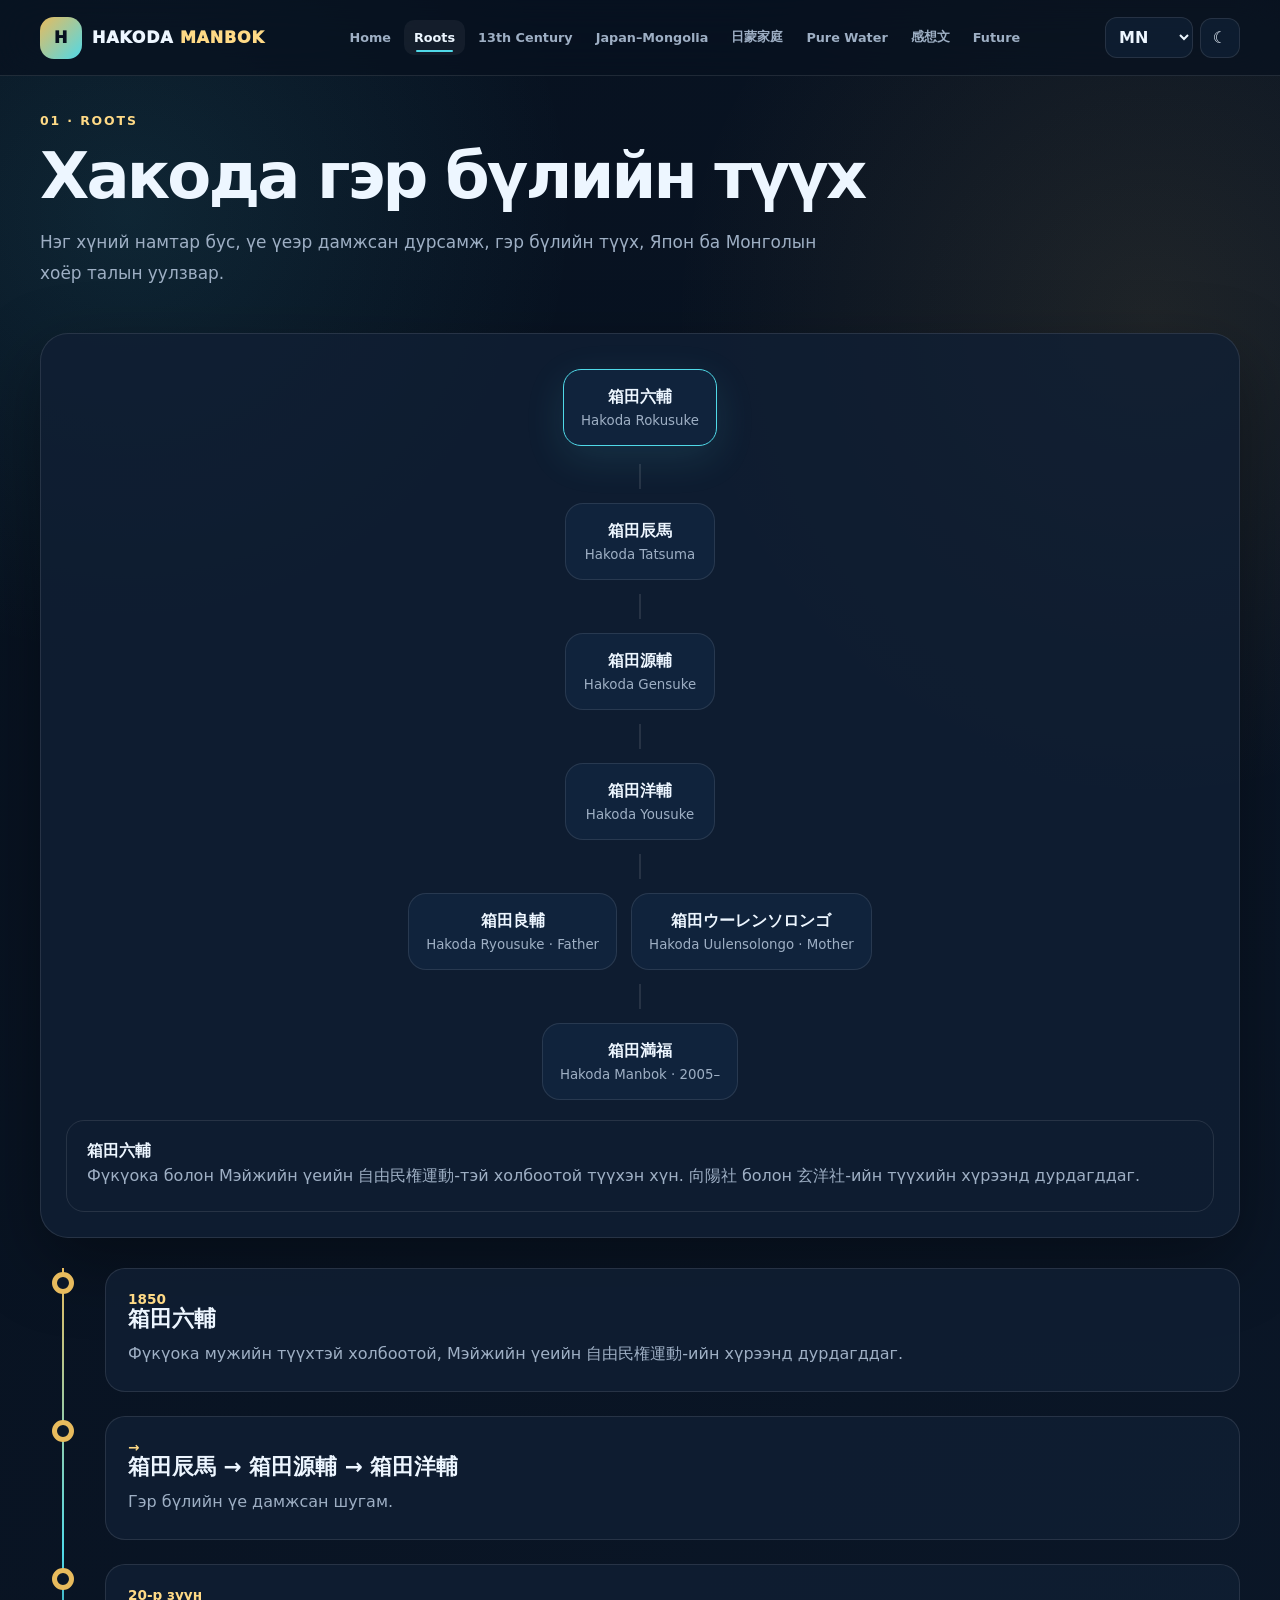
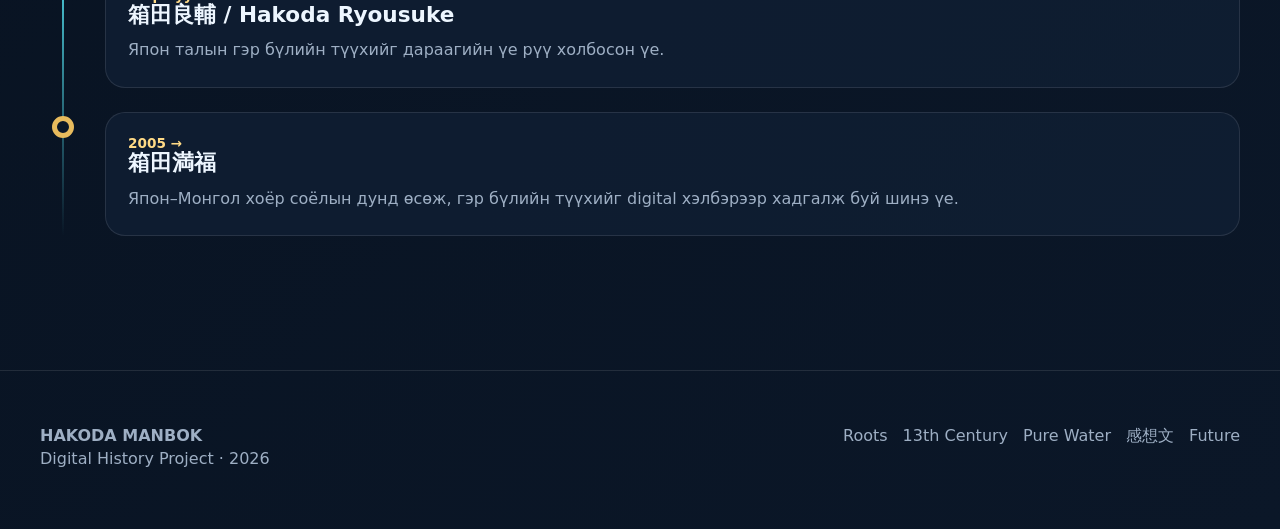
<file: roots.html>
<!DOCTYPE html>
<html lang="mn">
<head>
<meta charset="UTF-8">
<meta name="viewport" content="width=device-width, initial-scale=1.0">
<meta name="description" content="HAKODA MANBOK — Digital History Project">
<title>Roots | HAKODA MANBOK</title>
<link rel="stylesheet" href="style.css">
</head>
<body>

<header>
<div class="container nav">
<a href="index.html" class="logo">
  <span class="logo-mark">H</span>
  <span>HAKODA <span class="gold">MANBOK</span></span>
</a>
<nav class="nav-links" id="navLinks">
<a href="index.html" data-section="home" class="">Home</a>
<a href="roots.html" data-section="roots" class="active">Roots</a>
<a href="mongolia.html" data-section="mongolia" class="">13th Century</a>
<a href="japan-mongolia.html" data-section="japanmongolia" class="">Japan–Mongolia</a>
<a href="family.html" data-section="family" class="">日蒙家庭</a>
<a href="purewater.html" data-section="purewater" class="">Pure Water</a>
<a href="essay.html" data-section="essay" class="">感想文</a>
<a href="future.html" data-section="future" class="">Future</a>
</nav>
<div class="nav-actions">
<select id="languageSelect" class="lang-select">
  <option value="mn">MN</option>
  <option value="ja">日本語</option>
  <option value="en">EN</option>
</select>
<button class="icon-btn" id="themeButton">☾</button>
<button class="icon-btn menu-btn" id="menuButton">☰</button>
</div>
</div>
</header>

<main>
<section class="section" id="roots">

<div class="container">

<div class="section-title reveal">

<div class="eyebrow">01 · ROOTS</div>

<h2 id="rootsTitle">
Хакода гэр бүлийн түүх
</h2>

<p class="lead" id="rootsText">
Нэг хүний намтар бус, үе үеэр дамжсан дурсамж,
гэр бүлийн түүх, Япон ба Монголын хоёр талын уулзвар.
</p>

</div>


<div class="tree reveal">

<div class="tree-row">

<div class="person selected" data-person="rokusuke">

<strong>箱田六輔</strong>

<small>
Hakoda Rokusuke
</small>

</div>

</div>

<div class="connector"></div>


<div class="tree-row">

<div class="person" data-person="tatsuma">

<strong>箱田辰馬</strong>

<small>Hakoda Tatsuma</small>

</div>

</div>

<div class="connector"></div>


<div class="tree-row">

<div class="person" data-person="gensuke">

<strong>箱田源輔</strong>

<small>Hakoda Gensuke</small>

</div>

</div>

<div class="connector"></div>


<div class="tree-row">

<div class="person" data-person="yousuke">

<strong>箱田洋輔</strong>

<small>Hakoda Yousuke</small>

</div>

</div>

<div class="connector"></div>


<div class="tree-row">

<div class="person" data-person="ryousuke">

<strong>箱田良輔</strong>

<small>Hakoda Ryousuke · Father</small>

</div>

<div class="person" data-person="mother">

<strong>箱田ウーレンソロンゴ</strong>

<small>Hakoda Uulensolongo · Mother</small>

</div>

</div>

<div class="connector"></div>


<div class="tree-row">

<div class="person" data-person="manbok">

<strong>箱田満福</strong>

<small>Hakoda Manbok · 2005–</small>

</div>

</div>


<div class="tree-info" id="treeInfo">

<strong>箱田六輔</strong>

<p class="muted">
Фүкүока болон Мэйжийн үеийн 自由民権運動-тэй
холбоотой түүхэн хүн. 向陽社 болон 玄洋社-ийн
түүхийн хүрээнд дурдагддаг.
</p>

</div>

</div>


<div class="timeline reveal">

<div class="timeline-item">

<div class="timeline-dot"></div>

<div class="timeline-card">

<div class="timeline-year">1850</div>

<h3>箱田六輔</h3>

<p class="muted">
Фүкүока мужийн түүхтэй холбоотой,
Мэйжийн үеийн 自由民権運動-ийн хүрээнд
дурдагддаг.
</p>

</div>

</div>


<div class="timeline-item">

<div class="timeline-dot"></div>

<div class="timeline-card">

<div class="timeline-year">→</div>

<h3>
箱田辰馬 → 箱田源輔 → 箱田洋輔
</h3>

<p class="muted">
Гэр бүлийн үе дамжсан шугам.
</p>

</div>

</div>


<div class="timeline-item">

<div class="timeline-dot"></div>

<div class="timeline-card">

<div class="timeline-year">20-р зуун</div>

<h3>箱田良輔 / Hakoda Ryousuke</h3>

<p class="muted">
Япон талын гэр бүлийн түүхийг
дараагийн үе рүү холбосон үе.
</p>

</div>

</div>


<div class="timeline-item">

<div class="timeline-dot"></div>

<div class="timeline-card">

<div class="timeline-year">2005 →</div>

<h3>箱田満福</h3>

<p class="muted">
Япон–Монгол хоёр соёлын дунд өсөж,
гэр бүлийн түүхийг digital хэлбэрээр
хадгалж буй шинэ үе.
</p>

</div>

</div>

</div>

</div>

</section>
</main>

<footer>
<div class="container footer">
<div>
<strong>HAKODA MANBOK</strong>
<p>Digital History Project · <span id="currentYear"></span></p>
</div>
<div class="footer-links">
<a href="roots.html">Roots</a>
<a href="mongolia.html">13th Century</a>
<a href="purewater.html">Pure Water</a>
<a href="essay.html">感想文</a>
<a href="future.html">Future</a>
</div>
</div>
</footer>


<div class="modal-overlay" id="modal">
  <div class="modal">
    <div class="modal-header">
      <div>
        <div class="eyebrow" id="modalEyebrow">DETAIL</div>
        <h3 id="modalTitle"></h3>
      </div>
      <button class="modal-close" id="modalClose">✕</button>
    </div>
    <div class="modal-body" id="modalBody"></div>
  </div>
</div>
<button id="backTop">↑</button>
<div id="toast"></div>

<script src="main.js"></script>
</body>
</html>
</file>
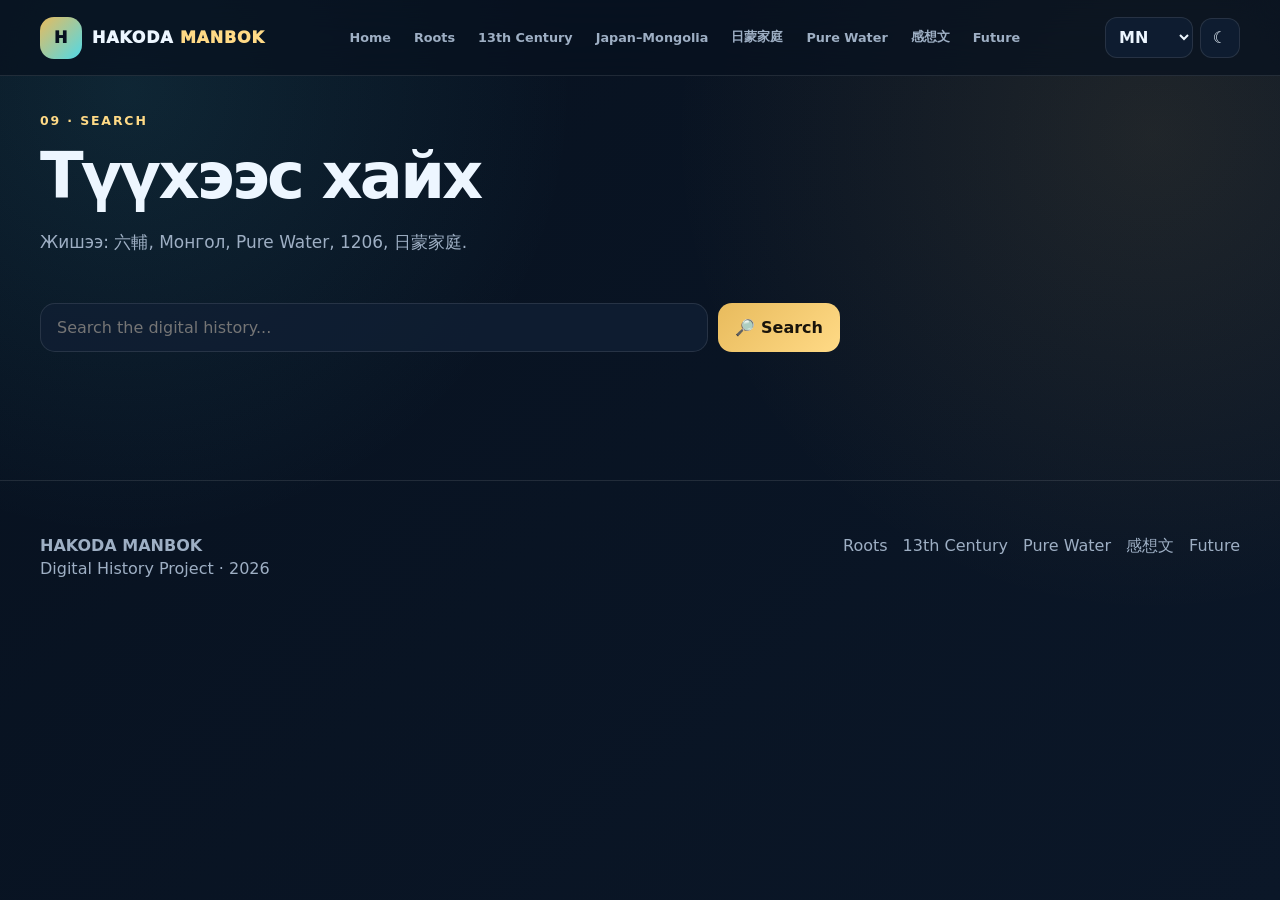
<file: search.html>
<!DOCTYPE html>
<html lang="mn">
<head>
<meta charset="UTF-8">
<meta name="viewport" content="width=device-width, initial-scale=1.0">
<meta name="description" content="HAKODA MANBOK — Digital History Project">
<title>Search | HAKODA MANBOK</title>
<link rel="stylesheet" href="style.css">
</head>
<body>

<header>
<div class="container nav">
<a href="index.html" class="logo">
  <span class="logo-mark">H</span>
  <span>HAKODA <span class="gold">MANBOK</span></span>
</a>
<nav class="nav-links" id="navLinks">
<a href="index.html" data-section="home" class="">Home</a>
<a href="roots.html" data-section="roots" class="">Roots</a>
<a href="mongolia.html" data-section="mongolia" class="">13th Century</a>
<a href="japan-mongolia.html" data-section="japanmongolia" class="">Japan–Mongolia</a>
<a href="family.html" data-section="family" class="">日蒙家庭</a>
<a href="purewater.html" data-section="purewater" class="">Pure Water</a>
<a href="essay.html" data-section="essay" class="">感想文</a>
<a href="future.html" data-section="future" class="">Future</a>
</nav>
<div class="nav-actions">
<select id="languageSelect" class="lang-select">
  <option value="mn">MN</option>
  <option value="ja">日本語</option>
  <option value="en">EN</option>
</select>
<button class="icon-btn" id="themeButton">☾</button>
<button class="icon-btn menu-btn" id="menuButton">☰</button>
</div>
</div>
</header>

<main>
<section class="section" id="search">

<div class="container">

<div class="section-title reveal">

<div class="eyebrow">
09 · SEARCH
</div>

<h2>
Түүхээс хайх
</h2>

<p class="lead">
Жишээ: 六輔, Монгол, Pure Water, 1206,
日蒙家庭.
</p>

</div>


<div class="search-box reveal">

<input
id="searchInput"
type="search"
placeholder="Search the digital history..."
>

<button
class="btn btn-primary"
id="searchButton"
>
🔎 Search
</button>

</div>


<div
class="search-results"
id="searchResults"
></div>

</div>

</section>
</main>

<footer>
<div class="container footer">
<div>
<strong>HAKODA MANBOK</strong>
<p>Digital History Project · <span id="currentYear"></span></p>
</div>
<div class="footer-links">
<a href="roots.html">Roots</a>
<a href="mongolia.html">13th Century</a>
<a href="purewater.html">Pure Water</a>
<a href="essay.html">感想文</a>
<a href="future.html">Future</a>
</div>
</div>
</footer>


<div class="modal-overlay" id="modal">
  <div class="modal">
    <div class="modal-header">
      <div>
        <div class="eyebrow" id="modalEyebrow">DETAIL</div>
        <h3 id="modalTitle"></h3>
      </div>
      <button class="modal-close" id="modalClose">✕</button>
    </div>
    <div class="modal-body" id="modalBody"></div>
  </div>
</div>
<button id="backTop">↑</button>
<div id="toast"></div>

<script src="main.js"></script>
</body>
</html>
</file>
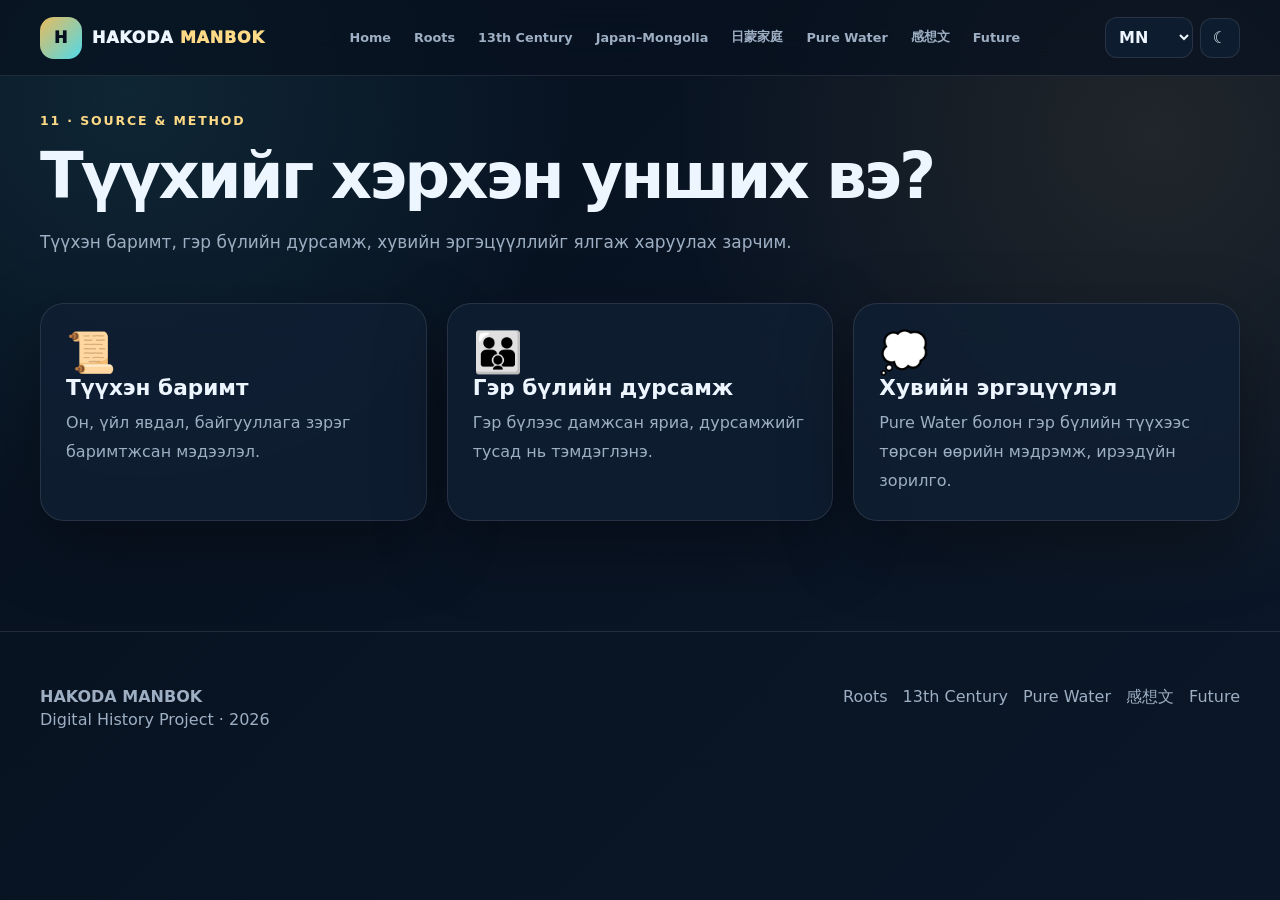
<file: sources.html>
<!DOCTYPE html>
<html lang="mn">
<head>
<meta charset="UTF-8">
<meta name="viewport" content="width=device-width, initial-scale=1.0">
<meta name="description" content="HAKODA MANBOK — Digital History Project">
<title>Sources | HAKODA MANBOK</title>
<link rel="stylesheet" href="style.css">
</head>
<body>

<header>
<div class="container nav">
<a href="index.html" class="logo">
  <span class="logo-mark">H</span>
  <span>HAKODA <span class="gold">MANBOK</span></span>
</a>
<nav class="nav-links" id="navLinks">
<a href="index.html" data-section="home" class="">Home</a>
<a href="roots.html" data-section="roots" class="">Roots</a>
<a href="mongolia.html" data-section="mongolia" class="">13th Century</a>
<a href="japan-mongolia.html" data-section="japanmongolia" class="">Japan–Mongolia</a>
<a href="family.html" data-section="family" class="">日蒙家庭</a>
<a href="purewater.html" data-section="purewater" class="">Pure Water</a>
<a href="essay.html" data-section="essay" class="">感想文</a>
<a href="future.html" data-section="future" class="">Future</a>
</nav>
<div class="nav-actions">
<select id="languageSelect" class="lang-select">
  <option value="mn">MN</option>
  <option value="ja">日本語</option>
  <option value="en">EN</option>
</select>
<button class="icon-btn" id="themeButton">☾</button>
<button class="icon-btn menu-btn" id="menuButton">☰</button>
</div>
</div>
</header>

<main>
<section class="section" id="sources">

<div class="container">

<div class="section-title reveal">

<div class="eyebrow">
11 · SOURCE & METHOD
</div>

<h2>
Түүхийг хэрхэн унших вэ?
</h2>

<p class="lead">
Түүхэн баримт, гэр бүлийн дурсамж,
хувийн эргэцүүллийг ялгаж харуулах зарчим.
</p>

</div>


<div class="grid grid3 reveal">

<div class="card">

<div style="font-size:2.5rem">
📜
</div>

<h3>
Түүхэн баримт
</h3>

<p class="muted">
Он, үйл явдал, байгууллага зэрэг
баримтжсан мэдээлэл.
</p>

</div>


<div class="card">

<div style="font-size:2.5rem">
👪
</div>

<h3>
Гэр бүлийн дурсамж
</h3>

<p class="muted">
Гэр бүлээс дамжсан яриа,
дурсамжийг тусад нь тэмдэглэнэ.
</p>

</div>


<div class="card">

<div style="font-size:2.5rem">
💭
</div>

<h3>
Хувийн эргэцүүлэл
</h3>

<p class="muted">
Pure Water болон гэр бүлийн
түүхээс төрсөн өөрийн мэдрэмж,
ирээдүйн зорилго.
</p>

</div>

</div>

</div>

</section>
</main>

<footer>
<div class="container footer">
<div>
<strong>HAKODA MANBOK</strong>
<p>Digital History Project · <span id="currentYear"></span></p>
</div>
<div class="footer-links">
<a href="roots.html">Roots</a>
<a href="mongolia.html">13th Century</a>
<a href="purewater.html">Pure Water</a>
<a href="essay.html">感想文</a>
<a href="future.html">Future</a>
</div>
</div>
</footer>


<div class="modal-overlay" id="modal">
  <div class="modal">
    <div class="modal-header">
      <div>
        <div class="eyebrow" id="modalEyebrow">DETAIL</div>
        <h3 id="modalTitle"></h3>
      </div>
      <button class="modal-close" id="modalClose">✕</button>
    </div>
    <div class="modal-body" id="modalBody"></div>
  </div>
</div>
<button id="backTop">↑</button>
<div id="toast"></div>

<script src="main.js"></script>
</body>
</html>
</file>
<file: style.css>
/* =========================================================
   HAKODA MANBOK — DIGITAL HISTORY PROJECT
   SINGLE FILE VERSION
   HTML + CSS + JAVASCRIPT
   ========================================================= */

:root{
  --bg:#07111f;
  --bg2:#0b1728;
  --card:rgba(16,31,52,.82);
  --card2:#10233c;
  --text:#edf6ff;
  --muted:#9eafc4;
  --line:rgba(255,255,255,.10);
  --gold:#e8bb5d;
  --gold2:#ffda86;
  --cyan:#50d9e8;
  --green:#6ee7b7;
  --red:#fb7185;
  --shadow:0 25px 70px rgba(0,0,0,.35);
  --radius:24px;
  --max:1200px;
  --header:76px;
}

html.light{
  --bg:#f4f8fc;
  --bg2:#e8eef6;
  --card:rgba(255,255,255,.88);
  --card2:#ffffff;
  --text:#122033;
  --muted:#5e6d80;
  --line:rgba(20,35,55,.12);
  --gold:#a96f0b;
  --gold2:#c68a1d;
  --cyan:#087e90;
  --green:#087a5b;
  --shadow:0 25px 70px rgba(40,60,90,.13);
}

*{
  box-sizing:border-box;
  margin:0;
  padding:0;
}

html{
  scroll-behavior:smooth;
}

body{
  font-family:
    Inter,
    "Noto Sans",
    "Noto Sans JP",
    system-ui,
    -apple-system,
    BlinkMacSystemFont,
    "Segoe UI",
    sans-serif;

  color:var(--text);

  background:
    radial-gradient(
      circle at 10% 10%,
      rgba(80,217,232,.10),
      transparent 28rem
    ),
    radial-gradient(
      circle at 90% 15%,
      rgba(232,187,93,.10),
      transparent 30rem
    ),
    linear-gradient(135deg,var(--bg),var(--bg2));

  min-height:100vh;
  transition:.35s;
}

body.modal-open{
  overflow:hidden;
}

a{
  color:inherit;
  text-decoration:none;
}

button,
input,
select{
  font:inherit;
}

button{
  cursor:pointer;
}

.container{
  width:min(calc(100% - 32px),var(--max));
  margin:auto;
}

.section{
  padding:110px 0;
  position:relative;
}

.section-title{
  margin-bottom:45px;
}

.eyebrow{
  display:inline-flex;
  align-items:center;
  gap:8px;
  color:var(--gold2);
  font-size:.78rem;
  font-weight:900;
  letter-spacing:.15em;
  text-transform:uppercase;
  margin-bottom:14px;
}

h1,h2,h3{
  line-height:1.08;
}

h2{
  font-size:clamp(2.2rem,5vw,4.3rem);
  letter-spacing:-.045em;
  margin-bottom:16px;
}

h3{
  font-size:1.35rem;
  margin-bottom:10px;
}

p{
  line-height:1.8;
}

.lead{
  color:var(--muted);
  font-size:1.06rem;
  max-width:780px;
}

.muted{
  color:var(--muted);
}

.gold{
  color:var(--gold2);
}

.cyan{
  color:var(--cyan);
}

.card{
  background:var(--card);
  border:1px solid var(--line);
  border-radius:var(--radius);
  padding:25px;
  box-shadow:var(--shadow);
  backdrop-filter:blur(18px);
}

.grid{
  display:grid;
  gap:20px;
}

.grid3{
  grid-template-columns:repeat(3,1fr);
}

.grid4{
  grid-template-columns:repeat(4,1fr);
}

.btn{
  border:1px solid var(--line);
  background:var(--card);
  color:var(--text);
  padding:12px 17px;
  border-radius:14px;
  display:inline-flex;
  align-items:center;
  justify-content:center;
  gap:8px;
  font-weight:800;
  transition:.25s;
}

.btn:hover{
  transform:translateY(-3px);
  border-color:var(--cyan);
}

.btn-primary{
  background:linear-gradient(
    135deg,
    var(--gold),
    var(--gold2)
  );
  color:#19140b;
  border:none;
}

.btn-cyan{
  background:linear-gradient(
    135deg,
    #45ccd9,
    #8beaf0
  );
  color:#052027;
  border:none;
}

.pill{
  display:inline-flex;
  padding:7px 11px;
  border:1px solid var(--line);
  border-radius:999px;
  color:var(--muted);
  font-size:.73rem;
  font-weight:800;
}

/* =========================================================
   HEADER
   ========================================================= */

header{
  position:fixed;
  top:0;
  left:0;
  right:0;
  height:var(--header);
  z-index:1000;

  background:rgba(7,17,31,.72);
  border-bottom:1px solid var(--line);

  backdrop-filter:blur(20px);
}

html.light header{
  background:rgba(245,248,252,.78);
}

.nav{
  height:100%;
  display:flex;
  align-items:center;
  justify-content:space-between;
  gap:15px;
}

.logo{
  display:flex;
  align-items:center;
  gap:10px;
  font-weight:950;
  letter-spacing:.05em;
  white-space:nowrap;
}

.logo-mark{
  width:42px;
  height:42px;
  border-radius:14px;

  display:grid;
  place-items:center;

  background:
    linear-gradient(
      135deg,
      var(--gold),
      var(--cyan)
    );

  color:#07111f;
}

.nav-links{
  display:flex;
  align-items:center;
  gap:3px;
}

.nav-links a{
  padding:10px;
  border-radius:10px;
  color:var(--muted);
  font-size:.8rem;
  font-weight:800;
  transition:.2s;
  position:relative;
}

.nav-links a:hover,
.nav-links a.active{
  color:var(--text);
  background:rgba(255,255,255,.05);
}

.nav-links a.active::after{
  content:"";
  position:absolute;
  left:12px;
  right:12px;
  bottom:3px;
  height:2px;
  border-radius:10px;
  background:var(--cyan);
}

.nav-actions{
  display:flex;
  align-items:center;
  gap:7px;
}

.icon-btn{
  width:40px;
  height:40px;
  border:1px solid var(--line);
  border-radius:12px;
  background:var(--card);
  color:var(--text);
  display:grid;
  place-items:center;
}

.lang-select{
  background:var(--card);
  border:1px solid var(--line);
  color:var(--text);
  padding:9px;
  border-radius:12px;
  outline:none;
  font-weight:800;
}

.menu-btn{
  display:none;
}

/* =========================================================
   HERO
   ========================================================= */

.hero{
  min-height:100vh;
  padding-top:var(--header);
  display:flex;
  align-items:center;
  overflow:hidden;
}

.hero-grid{
  display:grid;
  grid-template-columns:1.1fr .9fr;
  gap:65px;
  align-items:center;
}

.hero h1{
  font-size:clamp(4rem,9vw,8.5rem);
  letter-spacing:-.08em;
  line-height:.84;
  margin-bottom:28px;
}

.hero h1 span{
  display:block;
}

.gradient-text{
  background:
    linear-gradient(
      90deg,
      var(--gold2),
      var(--cyan)
    );
  -webkit-background-clip:text;
  background-clip:text;
  color:transparent;
}

.hero-buttons{
  display:flex;
  flex-wrap:wrap;
  gap:10px;
  margin:28px 0;
}

.hero-tags{
  display:flex;
  flex-wrap:wrap;
  gap:8px;
}

.hero-visual{
  min-height:500px;
  border-radius:40px;
  border:1px solid var(--line);
  position:relative;
  overflow:hidden;

  background:
    radial-gradient(
      circle at 50% 45%,
      rgba(232,187,93,.20),
      transparent 18rem
    ),
    radial-gradient(
      circle at 70% 20%,
      rgba(80,217,232,.17),
      transparent 17rem
    ),
    linear-gradient(
      145deg,
      var(--card),
      rgba(255,255,255,.02)
    );

  box-shadow:var(--shadow);
}

.orbit{
  position:absolute;
  inset:13%;
  border:1px solid rgba(80,217,232,.2);
  border-radius:50%;
  animation:spin 25s linear infinite;
}

.orbit2{
  inset:25%;
  animation-duration:17s;
  animation-direction:reverse;
  border-color:rgba(232,187,93,.22);
}

@keyframes spin{
  to{
    transform:rotate(360deg);
  }
}

.water-drop{
  width:155px;
  height:155px;

  border-radius:
    55% 55% 60% 60%;

  transform:rotate(45deg);

  background:
    linear-gradient(
      135deg,
      var(--cyan),
      var(--gold)
    );

  box-shadow:
    0 0 100px
    rgba(80,217,232,.22);

  display:grid;
  place-items:center;
}

.water-drop span{
  transform:rotate(-45deg);
  font-size:2.4rem;
}

.hero-center{
  position:absolute;
  inset:0;
  display:grid;
  place-items:center;
  text-align:center;
}

.float{
  position:absolute;
  padding:11px 14px;
  border:1px solid var(--line);
  background:rgba(7,17,31,.67);
  backdrop-filter:blur(15px);
  border-radius:14px;
  font-size:.75rem;
  font-weight:800;
}

html.light .float{
  background:rgba(255,255,255,.75);
}

.f1{top:12%;left:8%}
.f2{top:26%;right:7%}
.f3{bottom:13%;left:12%}
.f4{bottom:19%;right:9%}

.stats{
  display:grid;
  grid-template-columns:repeat(4,1fr);
  gap:10px;
  margin-top:30px;
}

.stat{
  padding:16px;
  border:1px solid var(--line);
  border-radius:17px;
  background:var(--card);
}

.stat strong{
  display:block;
  font-size:1.6rem;
}

.stat span{
  color:var(--muted);
  font-size:.72rem;
}

/* =========================================================
   FAMILY TREE
   ========================================================= */

.tree{
  border:1px solid var(--line);
  border-radius:28px;
  background:var(--card);
  padding:25px;
  overflow:auto;
  box-shadow:var(--shadow);
}

.tree-row{
  display:flex;
  justify-content:center;
  gap:14px;
  min-width:800px;
  margin:14px 0;
}

.connector{
  width:2px;
  height:25px;
  background:var(--line);
  margin:auto;
}

.person{
  min-width:150px;
  padding:17px;

  border:1px solid var(--line);
  border-radius:18px;

  background:var(--card2);
  text-align:center;

  cursor:pointer;
  transition:.25s;
}

.person:hover,
.person.selected{
  transform:translateY(-4px);
  border-color:var(--cyan);
  box-shadow:
    0 12px 40px
    rgba(80,217,232,.12);
}

.person small{
  display:block;
  margin-top:5px;
  color:var(--muted);
}

.tree-info{
  margin-top:20px;
  padding:20px;
  border:1px solid var(--line);
  border-radius:18px;
}

/* =========================================================
   TIMELINE
   ========================================================= */

.timeline{
  position:relative;
  margin-top:30px;
}

.timeline::before{
  content:"";
  position:absolute;
  left:22px;
  top:0;
  bottom:0;
  width:2px;
  background:
    linear-gradient(
      var(--gold),
      var(--cyan),
      transparent
    );
}

.timeline-item{
  position:relative;
  padding-left:65px;
  margin-bottom:24px;
}

.timeline-dot{
  position:absolute;
  left:12px;
  top:4px;

  width:22px;
  height:22px;
  border-radius:50%;

  background:var(--bg2);
  border:5px solid var(--gold);
}

.timeline-card{
  padding:22px;
  border:1px solid var(--line);
  border-radius:20px;
  background:var(--card);
}

.timeline-year{
  color:var(--gold2);
  font-weight:900;
  font-size:.85rem;
}

/* =========================================================
   MAP
   ========================================================= */

.map-layout{
  display:grid;
  grid-template-columns:1.35fr .65fr;
  gap:20px;
}

.map-card{
  min-height:550px;
  position:relative;
  overflow:hidden;
}

.map-svg{
  width:100%;
  height:100%;
  min-height:550px;

  background:
    radial-gradient(
      circle,
      rgba(80,217,232,.06),
      transparent 55%
    ),
    linear-gradient(
      145deg,
      #0b2139,
      #06101c
    );

  border-radius:20px;
}

html.light .map-svg{
  background:
    linear-gradient(
      145deg,
      #e9f1f7,
      #dce8f0
    );
}

.region{
  cursor:pointer;
  transition:.25s;
  stroke:rgba(255,255,255,.25);
  stroke-width:1.3;
}

.region:hover,
.region.selected{
  filter:brightness(1.35);
  stroke:var(--gold2);
  stroke-width:2.5;
}

.map-label{
  fill:var(--text);
  font-size:12px;
  font-weight:800;
  pointer-events:none;
}

/* =========================================================
   FLOW
   ========================================================= */

.flow{
  display:grid;
  grid-template-columns:repeat(5,1fr);
  gap:12px;
  align-items:center;
}

.flow-node{
  min-height:160px;
  padding:20px;

  display:grid;
  place-items:center;
  text-align:center;

  border:1px solid var(--line);
  border-radius:22px;
  background:var(--card);

  position:relative;
}

.flow-node:not(:last-child)::after{
  content:"→";
  position:absolute;
  right:-20px;
  color:var(--gold2);
  font-size:1.5rem;
}

.flow-icon{
  font-size:2.6rem;
  margin-bottom:10px;
}

/* =========================================================
   PURE WATER
   ========================================================= */

.pw-box{
  padding:35px;
  border-radius:30px;
  border:1px solid rgba(80,217,232,.18);

  background:
    radial-gradient(
      circle at 80% 20%,
      rgba(80,217,232,.18),
      transparent 18rem
    ),
    linear-gradient(
      135deg,
      rgba(80,217,232,.08),
      rgba(232,187,93,.07)
    ),
    var(--card);
}

.day-grid{
  display:grid;
  grid-template-columns:repeat(7,1fr);
  gap:9px;
  margin-top:25px;
}

.day{
  border:1px solid var(--line);
  border-radius:15px;
  background:var(--card);
  color:var(--text);
  padding:15px 8px;
  text-align:center;
  transition:.2s;
}

.day:hover,
.day.active{
  border-color:var(--cyan);
  transform:translateY(-3px);
}

.day strong{
  display:block;
  font-size:1.1rem;
}

.day small{
  color:var(--muted);
}

.day-detail{
  margin-top:18px;
  padding:22px;
  border:1px solid var(--line);
  border-radius:20px;
  background:var(--card);
}

/* =========================================================
   ESSAY
   ========================================================= */

.essay-tabs{
  display:flex;
  flex-wrap:wrap;
  gap:8px;
  margin-bottom:18px;
}

.essay-tab{
  padding:10px 15px;
  border:1px solid var(--line);
  border-radius:12px;
  background:var(--card);
  color:var(--muted);
  font-weight:800;
}

.essay-tab.active{
  color:var(--text);
  border-color:var(--cyan);
  background:rgba(80,217,232,.08);
}

.essay{
  white-space:pre-line;
  line-height:2;
  padding:32px;

  border:1px solid var(--line);
  border-radius:25px;

  background:var(--card);
  box-shadow:var(--shadow);
}

.quote{
  margin:24px 0;
  padding:22px;

  border-left:4px solid var(--gold);
  border-radius:0 18px 18px 0;

  background:rgba(232,187,93,.07);
}

/* =========================================================
   GALLERY
   ========================================================= */

.gallery{
  display:grid;
  grid-template-columns:repeat(3,1fr);
  gap:16px;
}

.gallery-item{
  min-height:230px;
  border:1px solid var(--line);
  border-radius:22px;
  overflow:hidden;

  position:relative;
  cursor:pointer;

  background:
    radial-gradient(
      circle at 30% 20%,
      rgba(80,217,232,.2),
      transparent 13rem
    ),
    linear-gradient(
      145deg,
      #102944,
      #071321
    );

  transition:.25s;
}

.gallery-item:hover{
  transform:translateY(-5px);
}

.gallery-icon{
  position:absolute;
  inset:0;

  display:grid;
  place-items:center;

  font-size:4rem;
}

.gallery-caption{
  position:absolute;
  left:0;
  right:0;
  bottom:0;

  padding:20px;

  background:
    linear-gradient(
      transparent,
      rgba(0,0,0,.8)
    );

  font-weight:900;
}

/* =========================================================
   SEARCH
   ========================================================= */

.search-box{
  display:flex;
  gap:10px;
  max-width:800px;
}

.search-box input{
  flex:1;

  border:1px solid var(--line);
  border-radius:15px;

  padding:14px 16px;

  background:var(--card);
  color:var(--text);

  outline:none;
}

.search-results{
  margin-top:18px;
  display:grid;
  gap:10px;
}

.search-result{
  padding:16px 18px;
  border:1px solid var(--line);
  border-radius:15px;
  background:var(--card);
}

.search-result small{
  display:block;
  color:var(--gold2);
  font-weight:900;
  margin-bottom:4px;
}

/* =========================================================
   FUTURE
   ========================================================= */

.future{
  padding:40px;
  min-height:400px;

  border:1px solid var(--line);
  border-radius:30px;

  background:
    radial-gradient(
      circle at 75% 40%,
      rgba(80,217,232,.16),
      transparent 20rem
    ),
    radial-gradient(
      circle at 15% 80%,
      rgba(232,187,93,.13),
      transparent 20rem
    ),
    var(--card);
}

/* =========================================================
   MODAL
   ========================================================= */

.modal-overlay{
  position:fixed;
  inset:0;

  z-index:3000;

  background:rgba(0,0,0,.72);

  display:none;
  place-items:center;

  padding:20px;
}

.modal-overlay.open{
  display:grid;
}

.modal{
  width:min(720px,100%);
  max-height:90vh;
  overflow:auto;

  padding:28px;

  border:1px solid var(--line);
  border-radius:25px;

  background:var(--bg2);
  box-shadow:var(--shadow);
}

.modal-header{
  display:flex;
  justify-content:space-between;
  gap:20px;
}

.modal-close{
  width:40px;
  height:40px;

  border:none;
  border-radius:12px;

  background:var(--card);
  color:var(--text);
}

.modal-body{
  color:var(--muted);
  line-height:1.9;
  margin-top:18px;
}

/* =========================================================
   REVEAL
   ========================================================= */

.reveal{
  opacity:0;
  transform:translateY(25px);
  transition:
    opacity .7s ease,
    transform .7s ease;
}

.reveal.visible{
  opacity:1;
  transform:none;
}

/* =========================================================
   BACK TO TOP
   ========================================================= */

#backTop{
  position:fixed;
  right:20px;
  bottom:20px;

  width:46px;
  height:46px;

  border:1px solid var(--line);
  border-radius:14px;

  background:var(--card);
  color:var(--text);

  opacity:0;
  pointer-events:none;

  transition:.25s;

  z-index:900;
}

#backTop.show{
  opacity:1;
  pointer-events:auto;
}

/* =========================================================
   TOAST
   ========================================================= */

#toast{
  position:fixed;
  left:50%;
  bottom:25px;

  transform:translate(-50%,20px);
  opacity:0;

  z-index:5000;

  padding:12px 17px;

  border:1px solid var(--line);
  border-radius:13px;

  background:var(--bg2);
  color:var(--text);

  transition:.25s;
}

#toast.show{
  opacity:1;
  transform:translate(-50%,0);
}

/* =========================================================
   FOOTER
   ========================================================= */

footer{
  padding:55px 0;
  border-top:1px solid var(--line);
  color:var(--muted);
}

.footer{
  display:flex;
  justify-content:space-between;
  gap:20px;
}

.footer-links{
  display:flex;
  flex-wrap:wrap;
  gap:15px;
}

/* =========================================================
   MOBILE
   ========================================================= */

@media(max-width:1000px){

  .nav-links{
    position:fixed;
    top:var(--header);
    left:12px;
    right:12px;

    display:none;
    flex-direction:column;
    align-items:stretch;

    padding:12px;

    border:1px solid var(--line);
    border-radius:20px;

    background:var(--bg2);
    box-shadow:var(--shadow);
  }

  .nav-links.open{
    display:flex;
  }

  .nav-links a{
    padding:13px;
  }

  .menu-btn{
    display:grid;
  }

  .hero-grid,
  .map-layout{
    grid-template-columns:1fr;
  }

  .grid4{
    grid-template-columns:repeat(2,1fr);
  }

  .flow{
    grid-template-columns:1fr;
  }

  .flow-node:not(:last-child)::after{
    content:"↓";
    right:auto;
    bottom:-23px;
    top:auto;
    left:50%;
  }

  .day-grid{
    grid-template-columns:repeat(4,1fr);
  }
}

@media(max-width:650px){

  .container{
    width:calc(100% - 22px);
  }

  .section{
    padding:78px 0;
  }

  .hero h1{
    font-size:clamp(3.3rem,18vw,5.5rem);
  }

  .hero-visual{
    min-height:350px;
    border-radius:28px;
  }

  .stats,
  .grid3,
  .grid4,
  .gallery{
    grid-template-columns:1fr;
  }

  .day-grid{
    grid-template-columns:repeat(2,1fr);
  }

  .search-box{
    flex-direction:column;
  }

  .footer{
    display:block;
  }

  .footer-links{
    margin-top:18px;
  }
}

/* =========================================================
   PRINT
   ========================================================= */

@media print{

  header,
  .hero-buttons,
  .nav-actions,
  #backTop,
  #toast,
  .modal-overlay,
  .search-box,
  .gallery,
  .essay-tabs,
  .day-grid,
  .map-layout,
  .tree,
  .future .btn{
    display:none!important;
  }

  body{
    background:#fff!important;
    color:#111!important;
  }

  .section{
    padding:30px 0;
  }

  .essay{
    background:#fff;
    color:#111;
    box-shadow:none;
    border:1px solid #ccc;
    font-size:11pt;
  }

  .card,
  .future,
  .pw-box{
    background:#fff;
    box-shadow:none;
  }
}

/* =====================================================
   PURE WATER GALLERY
===================================================== */

.gallery {
  display: grid;
  grid-template-columns: repeat(3, 1fr);
  gap: 20px;
}

.gallery-item {
  position: relative;
  overflow: hidden;
  border-radius: 22px;
  background: var(--card);
  border: 1px solid var(--border);
  min-height: 240px;
  cursor: pointer;
  transition: transform .3s ease,
              box-shadow .3s ease;
}

.gallery-item:hover {
  transform: translateY(-6px);
  box-shadow: 0 20px 45px rgba(0,0,0,.18);
}

.gallery-item img {
  width: 100%;
  height: 280px;
  object-fit: cover;
  display: block;
  transition: transform .5s ease;
}

.gallery-item:hover img {
  transform: scale(1.08);
}

.gallery-caption {
  position: absolute;
  left: 0;
  right: 0;
  bottom: 0;

  padding: 18px;

  color: #fff;
  font-weight: 700;

  background:
    linear-gradient(
      transparent,
      rgba(0,0,0,.85)
    );
}


/* VIDEO */

.video-card {
  width: 100%;
  overflow: hidden;
  border-radius: 24px;
  background: #000;
  box-shadow: 0 20px 50px rgba(0,0,0,.2);
}

.video-card video {
  width: 100%;
  display: block;
  max-height: 650px;
  background: #000;
}


/* MOBILE */

@media (max-width: 900px) {

  .gallery {
    grid-template-columns: repeat(2, 1fr);
  }

}


@media (max-width: 600px) {

  .gallery {
    grid-template-columns: 1fr;
  }

  .gallery-item img {
    height: 240px;
  }

  .video-card {
    border-radius: 16px;
  }

}

/* =========================================================
   RESPONSIVE ENHANCEMENT
   Desktop → Tablet → Mobile
   ========================================================= */

img, video, svg, iframe {
  max-width: 100%;
}

img {
  height: auto;
}

table {
  max-width: 100%;
}

pre, code {
  max-width: 100%;
  overflow-x: auto;
}

input, select, textarea, button {
  max-width: 100%;
}

/* Large desktop */
@media (min-width: 1201px) {
  .container {
    width: min(calc(100% - 48px), var(--max));
  }

  .hero-grid {
    gap: 70px;
  }
}

/* Tablet */
@media (min-width: 651px) and (max-width: 1000px) {
  :root {
    --header: 70px;
  }

  .container {
    width: min(calc(100% - 32px), 900px);
  }

  .section {
    padding: 90px 0;
  }

  .hero-grid {
    grid-template-columns: 1fr;
    gap: 35px;
  }

  .hero {
    min-height: auto;
    padding-top: calc(var(--header) + 55px);
    padding-bottom: 55px;
  }

  .hero h1 {
    font-size: clamp(3.5rem, 11vw, 6.5rem);
  }

  .hero-visual {
    min-height: 430px;
  }

  .map-layout {
    grid-template-columns: 1fr;
  }

  .map-card {
    min-height: 480px;
  }

  .map-svg {
    min-height: 480px;
  }

  .grid3 {
    grid-template-columns: repeat(2, 1fr);
  }

  .gallery {
    grid-template-columns: repeat(2, 1fr);
  }

  .flow {
    grid-template-columns: repeat(2, 1fr);
  }

  .flow-node:not(:last-child)::after {
    content: "";
  }

  .day-grid {
    grid-template-columns: repeat(4, 1fr);
  }
}

/* Phones */
@media (max-width: 650px) {
  :root {
    --header: 64px;
    --radius: 18px;
  }

  html {
    overflow-x: hidden;
  }

  body {
    width: 100%;
    overflow-x: hidden;
    font-size: 15px;
  }

  .container {
    width: calc(100% - 24px);
  }

  .section {
    padding: 64px 0;
  }

  .section-title {
    margin-bottom: 28px;
  }

  h2 {
    font-size: clamp(2rem, 10vw, 3rem);
    letter-spacing: -0.035em;
  }

  h3 {
    font-size: 1.2rem;
  }

  .lead {
    font-size: 1rem;
  }

  .card {
    padding: 20px;
  }

  /* Header */
  header {
    height: var(--header);
  }

  .nav {
    gap: 8px;
  }

  .logo {
    min-width: 0;
    font-size: .86rem;
    gap: 7px;
  }

  .logo-mark {
    width: 36px;
    height: 36px;
    border-radius: 11px;
    flex: 0 0 auto;
  }

  .nav-actions {
    gap: 5px;
  }

  .nav-actions .lang-select {
    display: none;
  }

  .icon-btn,
  .menu-btn {
    width: 40px;
    height: 40px;
  }

  .nav-links {
    top: var(--header);
    left: 10px;
    right: 10px;
    max-height: calc(100vh - var(--header) - 20px);
    overflow-y: auto;
  }

  .nav-links a {
    min-height: 44px;
    display: flex;
    align-items: center;
    font-size: .9rem;
  }

  /* Hero */
  .hero {
    min-height: auto;
    padding-top: calc(var(--header) + 45px);
    padding-bottom: 45px;
  }

  .hero-grid {
    grid-template-columns: 1fr;
    gap: 30px;
  }

  .hero h1 {
    font-size: clamp(3rem, 17vw, 5rem);
    line-height: .88;
    word-break: break-word;
  }

  .hero-buttons {
    width: 100%;
  }

  .hero-buttons .btn {
    flex: 1 1 150px;
  }

  .hero-visual {
    min-height: 300px;
    border-radius: 24px;
  }

  .water-drop {
    width: 105px;
    height: 105px;
  }

  .water-drop span {
    font-size: 1.7rem;
  }

  .float {
    padding: 8px 10px;
    font-size: .65rem;
  }

  .stats {
    grid-template-columns: repeat(2, 1fr);
  }

  .stat {
    padding: 13px;
  }

  .stat strong {
    font-size: 1.35rem;
  }

  /* Content grids */
  .grid3,
  .grid4,
  .gallery {
    grid-template-columns: 1fr;
  }

  .gallery-item {
    min-height: 0;
  }

  .gallery-item img {
    height: auto;
    aspect-ratio: 16 / 10;
  }

  /* Family tree */
  .tree {
    padding: 15px;
    border-radius: 18px;
  }

  .tree-row {
    min-width: 620px;
    gap: 9px;
  }

  .person {
    min-width: 125px;
    padding: 13px 9px;
  }

  /* Timeline */
  .timeline-item {
    padding-left: 48px;
  }

  .timeline::before {
    left: 15px;
  }

  .timeline-dot {
    left: 5px;
  }

  .timeline-card {
    padding: 18px;
  }

  /* Map */
  .map-layout {
    grid-template-columns: 1fr;
  }

  .map-card {
    min-height: 360px;
  }

  .map-svg {
    min-height: 360px;
  }

  /* Flow */
  .flow {
    grid-template-columns: 1fr;
  }

  .flow-node {
    min-height: 125px;
  }

  .flow-node:not(:last-child)::after {
    content: "↓";
    right: auto;
    bottom: -24px;
    top: auto;
    left: 50%;
    transform: translateX(-50%);
  }

  /* Pure Water */
  .pw-box,
  .future {
    padding: 24px 18px;
    border-radius: 22px;
  }

  .day-grid {
    grid-template-columns: repeat(2, 1fr);
  }

  /* Essay */
  .essay-tabs {
    overflow-x: auto;
    flex-wrap: nowrap;
    padding-bottom: 4px;
    scrollbar-width: thin;
  }

  .essay-tab {
    flex: 0 0 auto;
    min-height: 44px;
  }

  .essay {
    padding: 22px 18px;
    line-height: 1.85;
    overflow-wrap: anywhere;
  }

  /* Search */
  .search-box {
    width: 100%;
    flex-direction: column;
  }

  .search-box input,
  .search-box .btn {
    width: 100%;
    min-height: 46px;
  }

  /* Modal */
  .modal-overlay {
    padding: 10px;
  }

  .modal {
    max-height: 94vh;
    padding: 20px;
    border-radius: 20px;
  }

  .modal-header {
    gap: 10px;
  }

  /* Footer */
  .footer {
    display: block;
  }

  .footer-links {
    margin-top: 18px;
    gap: 10px;
  }

  /* Touch targets */
  .btn,
  button,
  .icon-btn,
  .menu-btn,
  .day {
    min-height: 44px;
  }

  /* Prevent long text from breaking layout */
  h1, h2, h3, p, a, span {
    overflow-wrap: anywhere;
  }
}

/* Very small phones */
@media (max-width: 380px) {
  .container {
    width: calc(100% - 18px);
  }

  .section {
    padding: 52px 0;
  }

  .hero h1 {
    font-size: 2.75rem;
  }

  .hero-buttons {
    flex-direction: column;
  }

  .hero-buttons .btn {
    width: 100%;
  }

  .stats {
    grid-template-columns: 1fr;
  }

  .hero-visual {
    min-height: 270px;
  }

  .gallery-item img {
    aspect-ratio: 4 / 3;
  }
}
</file>
